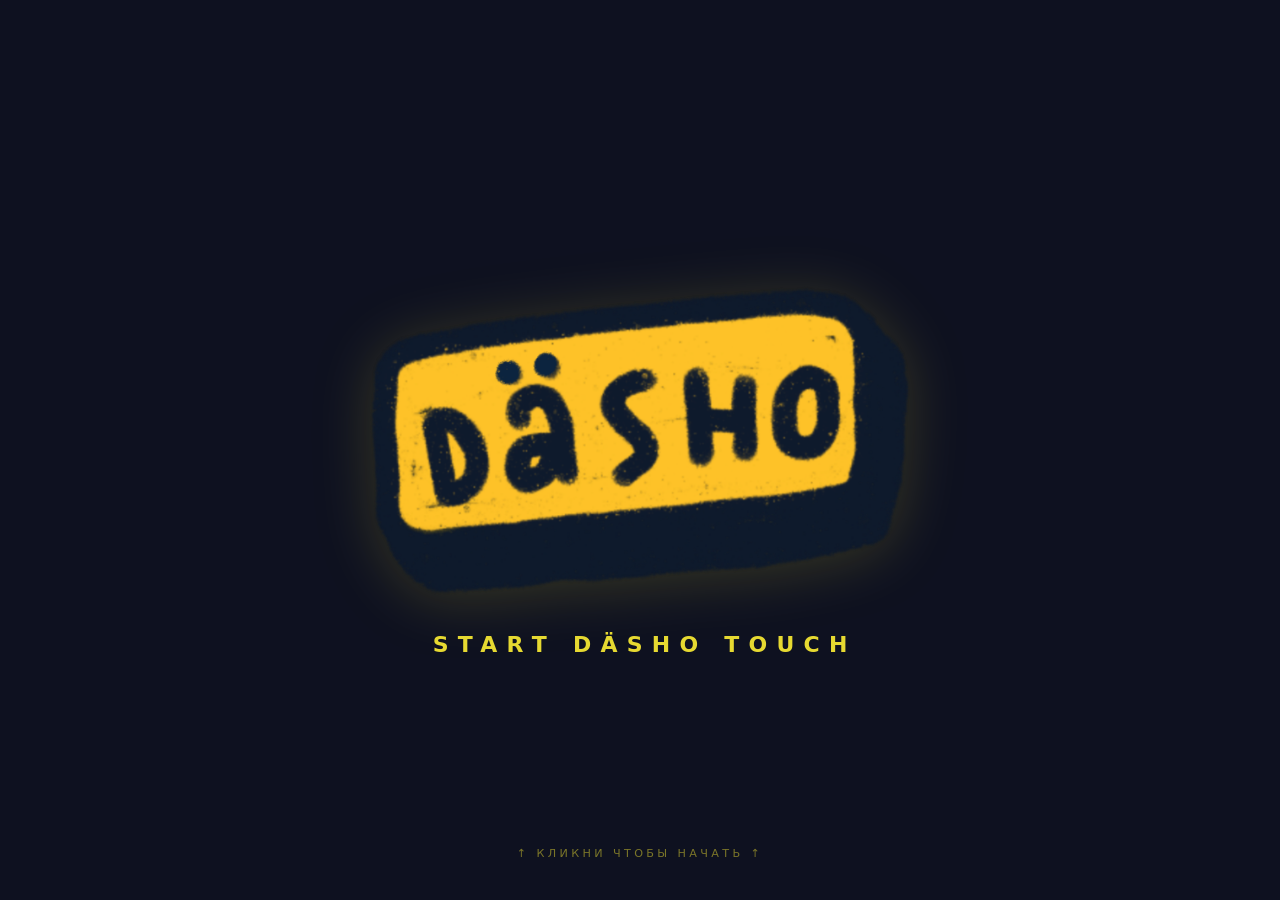
<file: index.html>
<!doctype html>
<html lang="ru">
  <head>
    <meta charset="utf-8" />
    <meta name="viewport" content="width=device-width, initial-scale=1, maximum-scale=1" />
    <title>DÄSHO app</title>
    <link rel="stylesheet" href="src/style.css?v=78" />
    <link rel="manifest" href="manifest.json" />
    <!-- Favicon — inline SVG, не требует отдельного файла -->
    <link rel="icon" type="image/svg+xml" href="data:image/svg+xml,%3Csvg xmlns='http://www.w3.org/2000/svg' viewBox='0 0 64 64'%3E%3Crect width='64' height='64' rx='12' fill='%230e1120'/%3E%3Ctext x='32' y='44' text-anchor='middle' font-family='ui-rounded,system-ui,sans-serif' font-size='34' font-weight='900' fill='%23ffd966'%3ED%3C/text%3E%3C/svg%3E" />
    <!-- Web app manifest для iPad/Android (mobile + apple — оба для совместимости) -->
    <meta name="mobile-web-app-capable" content="yes" />
    <meta name="apple-mobile-web-app-capable" content="yes" />
    <meta name="apple-mobile-web-app-status-bar-style" content="black-translucent" />
    <meta name="apple-mobile-web-app-title" content="DÄSHO" />
    <script type="importmap">
    {
      "imports": {
        "three": "https://cdn.jsdelivr.net/npm/three@0.165/build/three.module.js",
        "three/addons/": "https://cdn.jsdelivr.net/npm/three@0.165/examples/jsm/"
      }
    }
    </script>
  </head>
  <body>
    <!-- Заставка при старте: ~2 сек, потом плавно тает -->
    <div id="splash" aria-hidden="true">
      <img class="logo-img" src="dasho-logo.png" alt="DÄSHO"
           onerror="this.classList.add('fail')" />
      <div class="logo-fallback">DÄSHO</div>
      <div class="tagline">START DÄSHO TOUCH</div>
    </div>

    <!-- Финальный коллаж — рисуется поверх дотс-фона, под нодами -->
    <canvas id="stage"></canvas>

    <!-- Дотс-фон холста: SVG-pattern, масштабируется вместе со сценой -->
    <div id="dots-bg" aria-hidden="true"></div>

    <!-- Слой холста, по которому ездят ноды. Pan/zoom — на нём. -->
    <div id="dock">
      <svg id="wires" xmlns="http://www.w3.org/2000/svg"></svg>
      <!-- Сюда main.js монтирует все ноды -->
    </div>

    <!-- Верхняя панель — две группы (слева/справа) с равными промежутками -->
    <div class="header-left">
      <button id="palette-btn" type="button">+ Добавить ноду</button>
      <button id="templates-btn" type="button" title="Готовые шоу — стартовые сцены">📚 Шоу</button>
      <button id="cookbook-add-btn" type="button" title="Добавить текущий граф в твой Cookbook">📌</button>
      <button id="rec-btn" type="button" title="Запись финального видео в WebM">●REC</button>
      <button id="share-btn" type="button" title="Скопировать ссылку — отправь и шоу откроется у получателя">🔗 Поделиться</button>
      <div id="master-fade-wrap" title="Master Fade — всё в чёрный для перехода между шоу">
        <span class="lab">FADE</span>
        <input id="master-fade" type="range" min="0" max="1" step="0.01" value="0">
      </div>
      <button id="clear-all-btn" type="button">Очистить</button>
    </div>
    <div class="header-right">
      <a id="lang-btn" href="index_en.html" title="Switch to English">EN</a>
      <select id="fps-select" title="Целевой fps">
        <option value="auto">fps: авто</option>
        <option value="120">fps: 120</option>
        <option value="60">fps: 60</option>
        <option value="30">fps: 30</option>
      </select>
      <button id="fullscreen-btn" type="button" title="На весь экран">⛶</button>
    </div>
    <!-- Лого — самостоятельно, в самом правом верхнем углу -->
    <div id="brand" class="brand">DÄSHO</div>

    <!-- Палитра нод: появляется по клику. Содержимое формируется из palette.js -->
    <div id="palette" hidden></div>

    <!-- Тост: всплывающее уведомление снизу по центру -->
    <div id="toast"></div>

    <!-- Кнопка фидбека — левый нижний угол -->
    <button id="feedback-btn" type="button" title="Поделиться впечатлением — нашли баг или есть идея?">📝</button>

    <!-- ── ВИЗУАЛЬНЫЕ ЭЛЕМЕНТЫ ИЗ ПРОТОТИПА (без активной логики) ── -->

    <!-- Сцены — нижняя плашка 1-9 -->
    <div id="scene-bar" role="toolbar" aria-label="Сцены">
      <span class="lab">Сцены</span>
      <button class="slot" type="button" data-i="1">1<span class="slot-x" title="Очистить">×</span></button>
      <button class="slot" type="button" data-i="2">2<span class="slot-x" title="Очистить">×</span></button>
      <button class="slot" type="button" data-i="3">3<span class="slot-x" title="Очистить">×</span></button>
      <button class="slot" type="button" data-i="4">4<span class="slot-x" title="Очистить">×</span></button>
      <button class="slot" type="button" data-i="5">5<span class="slot-x" title="Очистить">×</span></button>
      <button class="slot" type="button" data-i="6">6<span class="slot-x" title="Очистить">×</span></button>
      <button class="slot" type="button" data-i="7">7<span class="slot-x" title="Очистить">×</span></button>
      <button class="slot" type="button" data-i="8">8<span class="slot-x" title="Очистить">×</span></button>
      <button class="slot" type="button" data-i="9">9<span class="slot-x" title="Очистить">×</span></button>
      <button class="slots-clear" type="button" title="Очистить все сцены">🗑</button>
    </div>

    <!-- History-bar (undo/redo/save) — пока визуал, кнопки disabled -->
    <div id="history-bar" aria-label="История">
      <button id="undo-btn" type="button" disabled title="Cmd+Z (скоро)">↶</button>
      <span class="pos" id="hist-pos">—</span>
      <button id="redo-btn" type="button" disabled title="Cmd+Shift+Z (скоро)">↷</button>
      <span class="sep"></span>
      <button id="save-btn" type="button" disabled title="Cmd+S (скоро)">💾</button>
      <span class="sep"></span>
      <button id="recover-btn" type="button" title="Восстановить последнее автосохранение" hidden>↩</button>
    </div>

    <!-- Подсказка по управлению -->
    <div id="hint">
      <span>колесо/2 пальца ↕ — масштаб · 2 пальца ←→ — сдвиг · drag по пустому — сдвиг</span>
    </div>

    <!-- Статус-бар: показывает активные ноды и FPS -->
    <div id="statusbar">
      <span id="status-fps">— fps</span>
      <span id="status-nodes">— нод</span>
      <span id="status-wires">— проводов</span>
      <span id="status-list"></span>
    </div>

    <!-- Vercel Analytics + Speed Insights — privacy-friendly, без cookies.
         Включается одной кнопкой в Vercel dashboard → Analytics → Enable. -->
    <script type="module" src="src/main.js?v=78"></script>
    <script>
      // Заставка: ждёт клика. Если 6 сек никто не нажал — закроется сама.
      (function () {
        const close = () => {
          const s = document.getElementById('splash');
          if (!s || s.classList.contains('fading')) return;
          s.classList.add('fading');
          setTimeout(() => s && s.remove(), 700);
        };
        window.addEventListener('load', () => {
          const s = document.getElementById('splash');
          if (!s) return;
          s.addEventListener('click', close);
          // Авто-fallback на случай если пользователь не нажал
          setTimeout(close, 6000);
        });
      })();
    </script>
  </body>
</html>
</file>
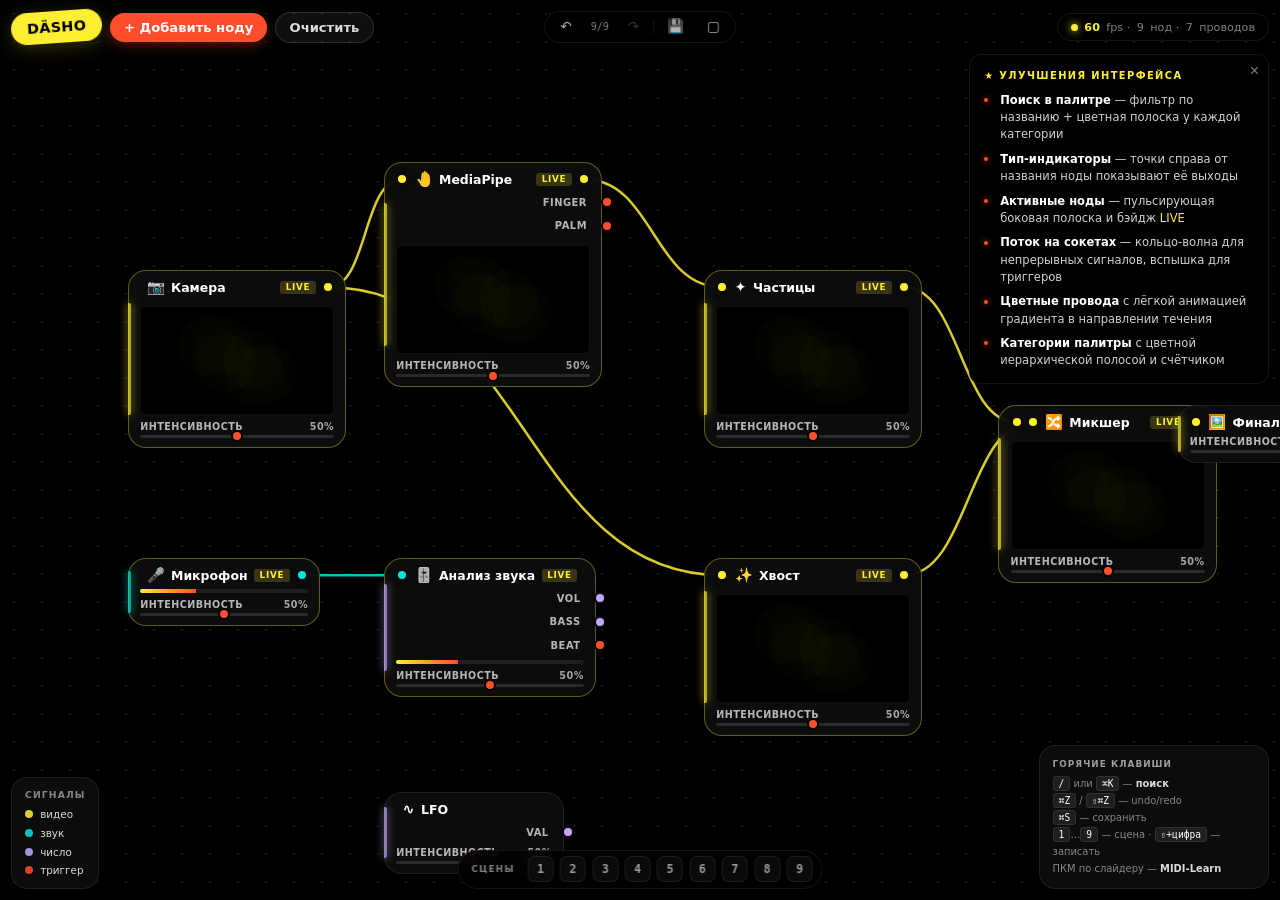
<file: improvements_v2.html>
<!doctype html>
<html lang="ru">
<head>
<meta charset="utf-8" />
<meta name="viewport" content="width=device-width,initial-scale=1" />
<title>DÄSHO — улучшения</title>
<style>
  /* ── База dasho ────────────────────────────────────────────── */
  * { box-sizing: border-box; margin: 0; padding: 0; }
  [hidden] { display: none !important; }
  :root{
    /* BBBANK — единственная палитра */
    --bg:#000000;
    --bg-2:#0e0e0e;
    --ink:#ffffff;
    --pink:#ff4d2e;     /* оранж-CTA */
    --green:#feef33;    /* video → жёлтый (зелёного нет в палитре) */
    --blue:#00e5d5;     /* audio → яркий горчичный (был тусклый #00e5d5) */
    --yellow:#feef33;   /* акцент */
    --lavender:#c4a8ff; /* number → яркий лавандовый (был приглушённый #c4a8ff) */
    --red:#ff4d2e;      /* trigger */
    --line:rgba(255,255,255,0.08);
    --muted:rgba(255,255,255,0.5);
  }
  html,body{height:100%;background:var(--bg);color:var(--ink);
    font-family:-apple-system,BlinkMacSystemFont,'SF Pro Display',system-ui,sans-serif;
    overflow:hidden;user-select:none;-webkit-user-select:none}

  /* Дотс-фон */
  #bg{position:fixed;inset:0;z-index:0;pointer-events:none;
    background-image:radial-gradient(circle, rgba(254,239,51,.10) 4%, transparent 5.5%);
    background-size:28px 28px}

  /* ── Тулбар ─────────────────────────────────────────────────── */
  .toolbar{position:fixed;top:.7rem;left:.7rem;right:.7rem;z-index:50;
    display:flex;align-items:center;gap:.5rem;pointer-events:none}
  .toolbar > *{pointer-events:auto}
  .brand{display:flex;align-items:center;gap:.5rem;padding:.5rem 1rem;
    background:var(--yellow);color:#000000;border-radius:999px;
    font-family:ui-rounded,system-ui,sans-serif;font-weight:900;letter-spacing:.02em;
    transform:rotate(-4deg);transform-origin:center;
    box-shadow:0 4px 18px rgba(254,239,51,.2);font-size:.9rem}
  button.tb{font-family:inherit;font-size:.82rem;font-weight:600;
    padding:.45rem .85rem;border:none;border-radius:999px;background:var(--pink);
    color:white;cursor:pointer;box-shadow:0 4px 12px rgba(255,77,46,.3);
    transition:transform .1s,background .2s}
  button.tb:hover{background:#ff6c4a;transform:translateY(-1px)}
  button.tb.ghost{background:rgba(255,255,255,.06);color:rgba(255,255,255,.85);
    border:1px solid rgba(255,255,255,.12);box-shadow:none}
  button.tb.ghost:hover{background:rgba(255,77,46,.4)}
  .toolbar .spacer{flex:1}
  .pill{display:flex;align-items:center;gap:.4rem;font-size:.7rem;
    color:var(--muted);background:rgba(0,0,0,.7);backdrop-filter:blur(10px);
    padding:.4rem .8rem;border-radius:999px;border:1px solid var(--line);
    font-variant-numeric:tabular-nums}
  .pill .dot{width:7px;height:7px;border-radius:50%;background:var(--green);
    box-shadow:0 0 8px var(--green)}
  .pill b{color:var(--green);font-weight:700}

  /* ── Палитра ───────────────────────────────────────────────── */
  #palette{position:fixed;top:3.4rem;left:.7rem;z-index:40;width:260px;
    background:rgba(0,0,0,.94);backdrop-filter:blur(20px);
    border:1px solid var(--line);border-radius:14px;padding:.6rem;
    max-height:calc(100vh - 5rem);display:flex;flex-direction:column;gap:.5rem;
    box-shadow:0 20px 60px rgba(0,0,0,.5)}
  .search{position:relative}
  .search input{width:100%;background:rgba(0,0,0,.35);border:1px solid var(--line);
    border-radius:8px;color:var(--ink);padding:.5rem .65rem .5rem 1.9rem;
    font-family:inherit;font-size:.78rem;outline:none;transition:border-color .15s}
  .search input:focus{border-color:var(--pink)}
  .search::before{content:'⌕';position:absolute;left:.65rem;top:50%;
    transform:translateY(-50%);font-size:.85rem;color:var(--muted);pointer-events:none}
  .search kbd{position:absolute;right:.55rem;top:50%;transform:translateY(-50%);
    font-size:.6rem;font-family:ui-monospace,monospace;color:var(--muted);
    background:rgba(255,255,255,.06);border:1px solid var(--line);
    padding:.05rem .3rem;border-radius:4px}

  .pal-scroll{overflow-y:auto;max-height:calc(100vh - 9rem);padding-right:.15rem;
    display:flex;flex-direction:column;gap:.35rem}
  .pal-scroll::-webkit-scrollbar{width:6px}
  .pal-scroll::-webkit-scrollbar-thumb{background:rgba(255,255,255,.1);border-radius:3px}

  .cat{position:relative;padding-left:.55rem}
  .cat::before{content:'';position:absolute;left:0;top:.45rem;bottom:.2rem;
    width:3px;border-radius:2px;background:var(--cat-color,var(--pink));opacity:.85}
  .cat-title{display:flex;align-items:center;gap:.45rem;font-size:.62rem;
    text-transform:uppercase;letter-spacing:.12em;font-weight:700;
    color:var(--cat-color);margin:.2rem 0 .25rem;padding-left:.15rem}
  .cat-title .count{margin-left:auto;color:var(--muted);font-weight:500;
    font-variant-numeric:tabular-nums;letter-spacing:.04em}
  .pal-item{display:flex;align-items:center;gap:.5rem;width:100%;
    background:rgba(255,255,255,.03);color:white;border:1px solid transparent;
    border-radius:7px;padding:.4rem .55rem;cursor:pointer;font-size:.76rem;
    font-family:inherit;font-weight:500;transition:background .12s,border-color .12s;
    text-align:left}
  .pal-item:hover{background:rgba(255,77,46,.18);border-color:rgba(255,77,46,.35)}
  .pal-item.dragging{opacity:.4}
  .pal-item .ico{font-size:.95rem;width:18px;text-align:center;flex-shrink:0}
  .pal-item .nm{flex:1;overflow:hidden;text-overflow:ellipsis;white-space:nowrap}
  .pal-item .out-types{display:flex;gap:3px;flex-shrink:0}
  .pal-item .out-types span{width:7px;height:7px;border-radius:50%;
    box-shadow:0 0 0 1px rgba(0,0,0,.5)}
  .pal-item mark{background:rgba(254,239,51,.3);color:var(--yellow);
    border-radius:2px;padding:0 1px}
  .pal-empty{padding:2rem .5rem;text-align:center;color:var(--muted);font-size:.75rem}
  .pal-empty kbd{font-family:ui-monospace,monospace;background:rgba(255,255,255,.08);
    padding:1px 5px;border-radius:3px;border:1px solid var(--line);font-size:.65rem}

  /* ── Холст и ноды ───────────────────────────────────────────── */
  #dock{position:fixed;inset:0;z-index:5;pointer-events:none}
  #wires{position:absolute;inset:0;width:100%;height:100%;pointer-events:none;
    overflow:visible}
  #wires path{pointer-events:stroke}

  .node{position:absolute;pointer-events:auto;background:rgba(14,14,14,.92);
    backdrop-filter:blur(12px);border-radius:18px;border:1px solid var(--line);
    padding:.55rem .7rem;min-width:180px;max-width:220px;font-size:.7rem;
    transition:box-shadow .15s,border-color .15s,transform .15s;z-index:2}
  /* Цветная полоска слева — по основному выходу/категории */
  .node::before{content:'';position:absolute;left:-1px;top:18%;bottom:18%;
    width:3px;border-radius:0 2px 2px 0;background:var(--node-accent,var(--pink));
    box-shadow:0 0 8px var(--node-accent,var(--pink));opacity:.7}
  .node.active{border-color:rgba(254,239,51,.35)}
  .node.active::before{animation:pulse 1.6s ease-in-out infinite}
  @keyframes pulse{0%,100%{opacity:.5;box-shadow:0 0 4px var(--node-accent)}
    50%{opacity:1;box-shadow:0 0 14px var(--node-accent)}}
  .node.dragging{box-shadow:0 14px 36px rgba(0,0,0,.55);
    border-color:rgba(255,77,46,.4);z-index:10;cursor:grabbing}

  .nh{display:flex;align-items:center;gap:.4rem;font-weight:600;font-size:.78rem;
    cursor:grab}
  .nh .ic{font-size:.9rem;line-height:1}
  .nh .nm{flex:1;overflow:hidden;text-overflow:ellipsis;white-space:nowrap}
  .nh .live{font-size:.55rem;text-transform:uppercase;letter-spacing:.08em;
    padding:.08rem .35rem;border-radius:3px;background:rgba(254,239,51,.18);
    color:var(--green);font-weight:700;display:none}
  .node.active .nh .live{display:inline-block}
  .nh-socks{display:inline-flex;align-items:center;gap:4px}

  .nb{margin-top:.4rem;display:flex;flex-direction:column;gap:.35rem}

  /* Сокеты */
  .sock{width:12px;height:12px;border:2px solid rgba(0,0,0,.95);
    border-radius:50%;cursor:crosshair;flex-shrink:0;position:relative;
    transition:transform .12s;box-shadow:0 0 6px rgba(0,0,0,.4)}
  .sock:hover{transform:scale(1.3);box-shadow:0 0 0 5px rgba(255,255,255,.18)}
  .sock[data-t="video"]{background:var(--green)}
  .sock[data-t="audio"]{background:var(--blue)}
  .sock[data-t="number"]{background:var(--lavender)}
  .sock[data-t="trigger"]{background:var(--red)}

  /* Активность сокета: пульс при потоке */
  .sock.flow::after{content:'';position:absolute;inset:-3px;border-radius:50%;
    border:2px solid currentColor;opacity:0;animation:ring 1s ease-out infinite}
  .sock.flow[data-t="video"]{color:var(--green)}
  .sock.flow[data-t="audio"]{color:var(--blue)}
  .sock.flow[data-t="number"]{color:var(--lavender)}
  .sock.flow[data-t="trigger"]{color:var(--red)}
  @keyframes ring{0%{opacity:.7;transform:scale(.8)}100%{opacity:0;transform:scale(2)}}

  /* Триггер — мгновенная вспышка */
  .sock.fire{animation:fire .35s ease-out}
  @keyframes fire{0%{transform:scale(2.2);box-shadow:0 0 0 10px rgba(255,77,46,.4)}
    100%{transform:scale(1);box-shadow:0 0 6px rgba(0,0,0,.4)}}

  .row{display:flex;align-items:center;gap:.4rem;font-size:.66rem;min-height:18px;
    position:relative}
  .row.out{justify-content:flex-end;text-align:right}
  .row .lab{text-transform:uppercase;letter-spacing:.05em;opacity:.7;
    font-weight:600;font-size:.62rem}
  .row .sock{position:absolute;top:50%;transform:translateY(-50%)}
  .row.in .sock{left:-1.4rem}
  .row.out .sock{right:-1.4rem}
  .row.in{padding-left:.2rem}
  .row.out{padding-right:.2rem}

  /* Параметр */
  .param{display:flex;flex-direction:column;gap:.2rem}
  .param-head{display:flex;justify-content:space-between;font-size:.6rem;
    text-transform:uppercase;letter-spacing:.05em;opacity:.7;font-weight:600}
  .param-val{color:rgba(255,255,255,.9);font-variant-numeric:tabular-nums}
  .param input[type=range]{-webkit-appearance:none;width:100%;height:3px;
    background:rgba(255,255,255,.12);border-radius:2px;outline:none;cursor:pointer}
  .param input[type=range]::-webkit-slider-thumb{-webkit-appearance:none;
    width:12px;height:12px;background:var(--pink);border-radius:50%;cursor:pointer;
    border:2px solid rgba(0,0,0,1)}
  .meter{height:4px;background:rgba(255,255,255,.08);border-radius:2px;overflow:hidden}
  .meter > div{height:100%;background:linear-gradient(90deg,var(--green),var(--pink));
    width:0%;transition:width .08s linear}

  /* Превью-canvas внутри ноды */
  .preview{margin-top:.3rem;background:#000;border-radius:6px;overflow:hidden;
    border:1px solid rgba(255,255,255,.06);aspect-ratio:16/9;
    display:flex;align-items:center;justify-content:center;color:rgba(255,255,255,.3);
    font-size:.6rem;text-transform:uppercase;letter-spacing:.1em;position:relative}
  .preview canvas{width:100%;height:100%;display:block}

  /* ── Легенда ──────────────────────────────────────────────── */
  #legend{position:fixed;bottom:.7rem;left:.7rem;z-index:40;
    background:rgba(14,14,14,.9);backdrop-filter:blur(10px);
    border:1px solid var(--line);border-radius:16px;padding:.65rem .8rem;
    font-size:.65rem;display:flex;flex-direction:column;gap:.3rem;
    max-width:230px}
  #legend .ttl{font-size:.58rem;text-transform:uppercase;letter-spacing:.12em;
    opacity:.5;font-weight:700;margin-bottom:.15rem}
  #legend .row{display:flex;align-items:center;gap:.45rem;font-size:.65rem;
    opacity:.85;min-height:14px;position:static;padding:0}
  #legend .dot{width:8px;height:8px;border-radius:50%;flex-shrink:0;
    box-shadow:0 0 0 1px rgba(0,0,0,.5)}
  #legend .dot.video{background:var(--green)}
  #legend .dot.audio{background:var(--blue)}
  #legend .dot.number{background:var(--lavender)}
  #legend .dot.trigger{background:var(--red)}

  /* ── Хинт что нового ──────────────────────────────────────── */
  #notes{position:fixed;top:3.4rem;right:.7rem;z-index:40;width:300px;
    background:rgba(0,0,0,.92);backdrop-filter:blur(20px);
    border:1px solid var(--line);border-radius:12px;padding:.85rem .9rem;
    font-size:.72rem;line-height:1.5}
  #notes h3{font-size:.62rem;text-transform:uppercase;letter-spacing:.14em;
    color:var(--yellow);margin-bottom:.5rem;font-weight:700}
  #notes ul{list-style:none;display:flex;flex-direction:column;gap:.45rem}
  #notes li{padding-left:1rem;position:relative;color:rgba(255,255,255,.82)}
  #notes li::before{content:'';position:absolute;left:0;top:.55em;
    width:4px;height:4px;border-radius:50%;background:var(--pink);
    box-shadow:0 0 6px var(--pink)}
  #notes li b{color:white;font-weight:600}
  #notes .close{position:absolute;top:.5rem;right:.55rem;background:none;
    border:none;color:var(--muted);cursor:pointer;font-size:1rem;line-height:1}
  #notes .close:hover{color:white}
  #notes.hidden{display:none}
  #notes-btn{position:fixed;top:.7rem;right:.7rem;z-index:50;
    background:rgba(254,239,51,.18);color:var(--yellow);border:1px solid rgba(254,239,51,.3);
    border-radius:999px;padding:.45rem .85rem;font-size:.72rem;font-weight:600;
    cursor:pointer;font-family:inherit;display:none}
  #notes-btn:hover{background:rgba(254,239,51,.28)}

  /* ── Тосты ──────────────────────────────────────────────── */
  #toast{position:fixed;bottom:5rem;left:50%;transform:translateX(-50%);z-index:60;
    background:rgba(255,77,46,.95);color:white;padding:.6rem 1.1rem;
    border-radius:999px;font-size:.78rem;font-weight:600;box-shadow:0 6px 28px rgba(255,77,46,.4);
    pointer-events:none;opacity:0;transition:opacity .25s,transform .25s}
  #toast.show{opacity:1;transform:translate(-50%,-8px)}

  /* ── v2: история, slots, рамки ──────────────────────────────── */
  #scene-bar{position:fixed;bottom:.7rem;left:50%;transform:translateX(-50%);
    z-index:45;display:flex;align-items:center;gap:.4rem;
    background:rgba(0,0,0,.85);backdrop-filter:blur(10px);
    border:1px solid var(--line);border-radius:999px;padding:.35rem .55rem}
  #scene-bar .lab{font-size:.55rem;text-transform:uppercase;letter-spacing:.14em;
    opacity:.5;font-weight:700;padding:0 .4rem 0 .25rem}
  .slot{width:26px;height:26px;border-radius:7px;background:rgba(255,255,255,.04);
    border:1px solid var(--line);color:rgba(255,255,255,.6);
    font-family:ui-monospace,monospace;font-size:.72rem;font-weight:700;
    display:flex;align-items:center;justify-content:center;cursor:pointer;
    transition:background .12s,color .12s,border-color .12s,transform .1s;position:relative}
  .slot:hover{background:rgba(255,77,46,.18);color:white;border-color:rgba(255,77,46,.35)}
  .slot.filled{background:rgba(254,239,51,.14);color:var(--yellow);
    border-color:rgba(254,239,51,.4)}
  .slot.active{background:var(--yellow);color:#000000;border-color:var(--yellow);
    transform:translateY(-2px);box-shadow:0 4px 14px rgba(254,239,51,.45)}
  #history-bar{position:fixed;top:.7rem;left:50%;transform:translateX(-50%);z-index:45;
    display:flex;align-items:center;gap:.3rem;
    background:rgba(0,0,0,.7);backdrop-filter:blur(10px);
    border:1px solid var(--line);border-radius:999px;padding:.25rem .4rem}
  #history-bar button{background:transparent;border:none;color:rgba(255,255,255,.7);
    font-size:.85rem;cursor:pointer;padding:.25rem .55rem;border-radius:999px;
    font-family:inherit;line-height:1;transition:background .12s,color .12s}
  #history-bar button:hover:not(:disabled){background:rgba(255,77,46,.25);color:white}
  #history-bar button:disabled{opacity:.3;cursor:default}
  #history-bar .sep{width:1px;height:14px;background:var(--line)}
  #history-bar .pos{font-size:.62rem;color:var(--muted);font-variant-numeric:tabular-nums;
    padding:0 .35rem;font-family:ui-monospace,monospace}

  /* MIDI-Learn — клик правой по слайдеру */
  .param-head .midi-badge{font-family:ui-monospace,monospace;font-size:.55rem;
    background:rgba(196,168,255,.2);color:var(--blue);
    border:1px solid rgba(196,168,255,.45);padding:0 .3rem;border-radius:3px;
    margin-left:.3rem;cursor:pointer;font-weight:700}
  .param-head .midi-badge.learning{background:var(--pink);color:white;
    border-color:var(--pink);animation:learn 1s ease-in-out infinite}
  @keyframes learn{0%,100%{box-shadow:0 0 0 0 rgba(255,77,46,.5)}
    50%{box-shadow:0 0 0 5px rgba(255,77,46,0)}}

  /* Комментарии-рамки на холсте */
  .frame{position:absolute;border:2px dashed rgba(255,255,255,.18);
    border-radius:14px;background:rgba(255,255,255,.015);pointer-events:auto;
    z-index:1;transition:border-color .15s,background .15s}
  .frame:hover{border-color:rgba(254,239,51,.5);background:rgba(254,239,51,.04)}
  .frame.dragging{border-style:solid;border-color:var(--yellow);background:rgba(254,239,51,.06)}
  .frame .ftitle{position:absolute;top:-.85rem;left:1rem;
    background:rgba(0,0,0,.95);border:1px solid var(--line);border-radius:6px;
    padding:.18rem .55rem;font-size:.68rem;font-weight:600;color:var(--yellow);
    cursor:grab;font-family:inherit;outline:none;min-width:60px;
    text-transform:uppercase;letter-spacing:.06em}
  .frame .ftitle:focus{border-color:var(--yellow);background:rgba(0,0,0,1)}
  .frame .fclose{position:absolute;top:-.65rem;right:.5rem;width:18px;height:18px;
    border-radius:50%;background:rgba(0,0,0,.95);border:1px solid var(--line);
    color:rgba(255,255,255,.5);font-size:.7rem;line-height:1;cursor:pointer;
    display:flex;align-items:center;justify-content:center;font-family:inherit}
  .frame .fclose:hover{color:var(--red);border-color:var(--red)}
  .frame .fresize{position:absolute;right:0;bottom:0;width:18px;height:18px;
    cursor:nwse-resize;background:linear-gradient(135deg,transparent 50%,rgba(254,239,51,.4) 50%);
    border-bottom-right-radius:14px}

  /* Подсказка хоткеев */
  #hotkeys{position:fixed;bottom:.7rem;right:.7rem;z-index:40;
    background:rgba(14,14,14,.9);backdrop-filter:blur(10px);
    border:1px solid var(--line);border-radius:16px;padding:.65rem .8rem;
    font-size:.62rem;color:var(--muted);max-width:230px;line-height:1.7}
  #hotkeys b{color:rgba(255,255,255,.85);font-weight:600}
  #hotkeys kbd{font-family:ui-monospace,monospace;background:rgba(255,255,255,.08);
    padding:1px 5px;border-radius:3px;border:1px solid var(--line);font-size:.6rem;
    color:var(--ink)}
  #hotkeys .ttl{font-size:.55rem;text-transform:uppercase;letter-spacing:.12em;
    opacity:.6;font-weight:700;margin-bottom:.3rem;color:var(--ink)}
</style>
</head>
<body>

<div id="bg"></div>

<!-- Тулбар -->
<div class="toolbar">
  <div class="brand">DÄSHO</div>
  <button class="tb" id="add-btn">+ Добавить ноду</button>
  <button class="tb ghost" id="clear-btn">Очистить</button>
  <div class="spacer"></div>
  <div class="pill"><span class="dot"></span><b id="fps">60</b> fps · <span id="ncount">0</span> нод · <span id="wcount">0</span> проводов</div>
</div>

<!-- Палитра с поиском и цветной иерархией -->
<div id="palette" hidden>
  <div class="search">
    <input id="palette-search" type="text" placeholder="Поиск ноды…" autocomplete="off" spellcheck="false" />
    <kbd>Esc</kbd>
  </div>
  <div class="pal-scroll" id="pal-scroll"></div>
</div>

<!-- Холст -->
<div id="dock">
  <svg id="wires"></svg>
</div>

<!-- Легенда типов сигналов -->
<div id="legend">
  <div class="ttl">Сигналы</div>
  <div class="row"><span class="dot video"></span>видео</div>
  <div class="row"><span class="dot audio"></span>звук</div>
  <div class="row"><span class="dot number"></span>число</div>
  <div class="row"><span class="dot trigger"></span>триггер</div>
</div>

<!-- Что нового -->
<button id="notes-btn">✦ что нового</button>
<div id="notes">
  <button class="close" id="notes-close">×</button>
  <h3>★ Улучшения интерфейса</h3>
  <ul>
    <li><b>Поиск в палитре</b> — фильтр по названию + цветная полоска у каждой категории</li>
    <li><b>Тип-индикаторы</b> — точки справа от названия ноды показывают её выходы</li>
    <li><b>Активные ноды</b> — пульсирующая боковая полоска и бэйдж <span style="color:#feef33">LIVE</span></li>
    <li><b>Поток на сокетах</b> — кольцо-волна для непрерывных сигналов, вспышка для триггеров</li>
    <li><b>Цветные провода</b> с лёгкой анимацией градиента в направлении течения</li>
    <li><b>Категории палитры</b> с цветной иерархической полосой и счётчиком</li>
  </ul>
</div>

<div id="toast"></div>

<!-- v2: история (Undo/Redo) -->
<div id="history-bar">
  <button id="undo-btn" title="Отменить (Cmd/Ctrl+Z)">↶</button>
  <span class="pos" id="hist-pos">0/0</span>
  <button id="redo-btn" title="Повторить (Cmd/Ctrl+Shift+Z)">↷</button>
  <span class="sep"></span>
  <button id="save-btn" title="Сохранить в браузер (Cmd/Ctrl+S)">💾</button>
  <button id="frame-btn" title="Добавить рамку-комментарий">▢</button>
</div>

<!-- v2: snapshot-слоты сцен -->
<div id="scene-bar">
  <span class="lab">Сцены</span>
  <button class="slot" data-i="1">1</button>
  <button class="slot" data-i="2">2</button>
  <button class="slot" data-i="3">3</button>
  <button class="slot" data-i="4">4</button>
  <button class="slot" data-i="5">5</button>
  <button class="slot" data-i="6">6</button>
  <button class="slot" data-i="7">7</button>
  <button class="slot" data-i="8">8</button>
  <button class="slot" data-i="9">9</button>
</div>

<!-- v2: хоткеи -->
<div id="hotkeys">
  <div class="ttl">Горячие клавиши</div>
  <div><kbd>/</kbd> или <kbd>⌘K</kbd> — <b>поиск</b></div>
  <div><kbd>⌘Z</kbd> / <kbd>⇧⌘Z</kbd> — undo/redo</div>
  <div><kbd>⌘S</kbd> — сохранить</div>
  <div><kbd>1</kbd>…<kbd>9</kbd> — сцена · <kbd>⇧+цифра</kbd> — записать</div>
  <div>ПКМ по слайдеру — <b>MIDI-Learn</b></div>
</div>

<script>
/* ────────────────────────────────────────────────────────────────────
   Демо-граф dasho — упрощённая, но работающая логика, чтобы показать
   улучшения «вживую». 5 типов нод, 4 типа сигналов.
   ──────────────────────────────────────────────────────────────────── */

const TYPE_COLOR = {video:'#feef33',audio:'#00e5d5',number:'#c4a8ff',trigger:'#ff4d2e'};
const CAT_COLOR  = {sources:'#feef33',analysis:'#00e5d5',effects:'#ff4d2e',routing:'#c4a8ff',output:'#feef33'};
const CAT_LABEL  = {sources:'Источники',analysis:'Анализ',effects:'Эффекты',routing:'Маршрут',output:'Выход'};
const CAT_ORDER  = ['sources','analysis','effects','routing','output'];

// Реестр типов нод (повторяет реальный набор, ужатый)
const TYPES = [
  {key:'Camera',     icon:'📷', title:'Камера',          cat:'sources',  outs:[{n:'video',t:'video'}]},
  {key:'Microphone', icon:'🎤', title:'Микрофон',        cat:'sources',  outs:[{n:'audio',t:'audio'}]},
  {key:'AudioFile',  icon:'🎵', title:'Звук-файл',       cat:'sources',  outs:[{n:'audio',t:'audio'}]},
  {key:'VideoFile',  icon:'🎬', title:'Видео-файл',      cat:'sources',  outs:[{n:'video',t:'video'},{n:'audio',t:'audio'}]},
  {key:'VideoLink',  icon:'🔗', title:'Видео по ссылке', cat:'sources',  outs:[{n:'video',t:'video'}]},
  {key:'Screen',     icon:'🖥️', title:'Захват экрана',   cat:'sources',  outs:[{n:'video',t:'video'}]},
  {key:'Text',       icon:'🔤', title:'Текст',           cat:'sources',  outs:[{n:'video',t:'video'}]},
  {key:'Svg',        icon:'🖼️', title:'SVG-картинка',    cat:'sources',  outs:[{n:'video',t:'video'}]},
  {key:'Gradient',   icon:'🌈', title:'Градиент',        cat:'sources',  outs:[{n:'video',t:'video'}]},
  {key:'Noise',      icon:'🌫️', title:'Шум',             cat:'sources',  outs:[{n:'video',t:'video'}]},
  {key:'Shader',     icon:'🌀', title:'Шейдер',          cat:'sources',  outs:[{n:'video',t:'video'}]},
  {key:'Midi',       icon:'🎹', title:'MIDI вход',       cat:'sources',  outs:[{n:'note',t:'trigger'},{n:'cc',t:'number'}]},
  {key:'AudioAnal',  icon:'🎚️', title:'Анализ звука',    cat:'analysis', outs:[{n:'vol',t:'number'},{n:'bass',t:'number'},{n:'beat',t:'trigger'}]},
  {key:'MediaPipe',  icon:'🤚', title:'MediaPipe',       cat:'analysis', outs:[{n:'video',t:'video'},{n:'finger',t:'trigger'},{n:'palm',t:'trigger'}]},
  {key:'LFO',        icon:'∿',  title:'LFO',             cat:'analysis', outs:[{n:'val',t:'number'}]},
  {key:'Metronome',  icon:'⏱️', title:'Метроном',        cat:'analysis', outs:[{n:'tick',t:'trigger'}]},
  {key:'Trail',      icon:'✨', title:'Хвост',          cat:'effects',  outs:[{n:'video',t:'video'}]},
  {key:'Glitch',     icon:'⚡', title:'Глитч',           cat:'effects',  outs:[{n:'video',t:'video'}]},
  {key:'Bubbles',    icon:'💬', title:'Бабблы',          cat:'effects',  outs:[{n:'video',t:'video'}]},
  {key:'Particles',  icon:'✦',  title:'Частицы',         cat:'effects',  outs:[{n:'video',t:'video'}]},
  {key:'Brush',      icon:'🖌️', title:'Рисование пальцем', cat:'effects', outs:[{n:'video',t:'video'}]},
  {key:'Mix',        icon:'🔀', title:'Микшер',          cat:'routing',  outs:[{n:'video',t:'video'}]},
  {key:'Mapper',     icon:'🗺️', title:'Маппер',          cat:'routing',  outs:[{n:'video',t:'video'}]},
  {key:'Final',      icon:'🖼️', title:'Финальный коллаж', cat:'output', outs:[]},
  {key:'Projector',  icon:'📽️', title:'Проектор',        cat:'output',  outs:[]},
];

// ── Палитра с поиском ─────────────────────────────────────────────
const palEl = document.getElementById('palette');
const palBtn = document.getElementById('add-btn');
const palSearch = document.getElementById('palette-search');
const palScroll = document.getElementById('pal-scroll');

function renderPalette(query=''){
  const q = query.trim().toLowerCase();
  palScroll.innerHTML='';
  let total = 0;
  for (const cat of CAT_ORDER){
    const items = TYPES.filter(t => t.cat===cat &&
      (!q || t.title.toLowerCase().includes(q) || t.key.toLowerCase().includes(q)));
    if (!items.length) continue;
    total += items.length;
    const wrap = document.createElement('div');
    wrap.className='cat';
    wrap.style.setProperty('--cat-color', CAT_COLOR[cat]);
    const ttl = document.createElement('div');
    ttl.className='cat-title';
    ttl.innerHTML = `<span>${CAT_LABEL[cat]}</span><span class="count">${items.length}</span>`;
    wrap.appendChild(ttl);
    for (const it of items){
      const btn = document.createElement('button');
      btn.className='pal-item';
      btn.type='button';
      const nm = q ? it.title.replace(new RegExp('('+q.replace(/[.*+?^${}()|[\]\\]/g,'\\$&')+')','ig'),'<mark>$1</mark>') : it.title;
      const types = it.outs.map(o=>`<span style="background:${TYPE_COLOR[o.t]}"></span>`).join('');
      btn.innerHTML = `<span class="ico">${it.icon}</span><span class="nm">${nm}</span><span class="out-types">${types}</span>`;
      btn.addEventListener('click', ()=>{ spawnNode(it.key); palEl.hidden=true; palSearch.value=''; renderPalette(); });
      wrap.appendChild(btn);
    }
    palScroll.appendChild(wrap);
  }
  if (!total){
    palScroll.innerHTML = `<div class="pal-empty">Ничего не нашлось.<br>Попробуй <kbd>cam</kbd>, <kbd>звук</kbd>, <kbd>part</kbd>.</div>`;
  }
}
renderPalette();

palBtn.addEventListener('click', e=>{
  e.stopPropagation();
  palEl.hidden = !palEl.hidden;
  if (!palEl.hidden){ setTimeout(()=>palSearch.focus(),0); }
});
document.addEventListener('click', e=>{
  if (palEl.hidden) return;
  if (e.target.closest('#palette') || e.target.closest('#add-btn')) return;
  palEl.hidden = true;
});
palSearch.addEventListener('input', ()=>renderPalette(palSearch.value));
palSearch.addEventListener('keydown', e=>{
  if (e.key==='Escape'){ palEl.hidden=true; palSearch.value=''; renderPalette(); }
  if (e.key==='Enter'){
    const first = palScroll.querySelector('.pal-item');
    if (first){ first.click(); }
  }
});
window.addEventListener('keydown', e=>{
  if ((e.key==='/' || (e.key==='k' && (e.metaKey||e.ctrlKey))) && !e.target.closest('input,textarea')){
    e.preventDefault();
    palEl.hidden=false;
    setTimeout(()=>palSearch.focus(),0);
  }
});

// ── Граф ──────────────────────────────────────────────────────────
const dock = document.getElementById('dock');
const svg = document.getElementById('wires');
const nodes = new Map(); // id→Node
const wires = new Map(); // id→{from,to,fromName,toName,t,el,grad}
let nextId = 1;
let nextW  = 1;

function typeOf(key){ return TYPES.find(t=>t.key===key); }

class Node{
  constructor(key, x, y, opts={}){
    this.id = 'n'+(nextId++);
    this.def = typeOf(key);
    this.x=x; this.y=y;
    this.opts = opts;
    this.params = {opacity:1, size:0.5};
    this.values = {}; // out signals
    this.flow = {};   // out → bool (something flowing)
    this.fire = {};   // out → trigger fired this tick
    this.active = false; // нода «работает»
    this.build();
  }
  build(){
    const el = document.createElement('div');
    el.className='node';
    el.style.left=this.x+'px'; el.style.top=this.y+'px';
    // Цвет акцента — по основному выходу либо по категории
    const mainOut = this.def.outs[0];
    el.style.setProperty('--node-accent', mainOut ? TYPE_COLOR[mainOut.t] : CAT_COLOR[this.def.cat]);

    // Header
    const hdr = document.createElement('div');
    hdr.className='nh';
    const inSocks  = document.createElement('span'); inSocks.className='nh-socks in';
    const outSocks = document.createElement('span'); outSocks.className='nh-socks out';
    hdr.innerHTML = `<span class="ic">${this.def.icon}</span><span class="nm">${this.def.title}</span><span class="live">live</span>`;
    hdr.prepend(inSocks);
    hdr.appendChild(outSocks);
    el.appendChild(hdr);

    // Body
    const body = document.createElement('div');
    body.className='nb';
    el.appendChild(body);

    // Inputs (mini set)
    this.inputs = [];
    if (this.def.cat==='effects' || this.def.cat==='routing' || this.def.cat==='output' || this.def.key==='AudioAnal' || this.def.key==='MediaPipe'){
      // Дать 1-2 типизированных входа
      const ins = (this.def.key==='AudioAnal')   ? [{n:'audio',t:'audio'}]
                : (this.def.key==='MediaPipe')   ? [{n:'video',t:'video'}]
                : (this.def.key==='Final' || this.def.key==='Projector') ? [{n:'video',t:'video'}]
                : (this.def.key==='Mix') ? [{n:'A',t:'video'},{n:'B',t:'video'}]
                : [{n:'video',t:'video'}];
      this.inputs = ins;
      for (const i of ins){
        if (i.t==='video' || i.t==='audio'){
          // в шапку
          const s = mkSock(i.t, i.n, true);
          inSocks.appendChild(s);
        } else {
          const r = document.createElement('div');
          r.className='row in';
          r.innerHTML = `<span class="lab">${i.n}</span>`;
          r.prepend(mkSock(i.t,i.n,true));
          body.appendChild(r);
        }
      }
    }

    // Outputs
    for (const o of this.def.outs){
      if (o.t==='video' || o.t==='audio'){
        outSocks.appendChild(mkSock(o.t,o.n,false));
      } else {
        const r = document.createElement('div');
        r.className='row out';
        r.innerHTML = `<span class="lab">${o.n}</span>`;
        r.appendChild(mkSock(o.t,o.n,false));
        body.appendChild(r);
      }
    }

    // Параметр + метр для аудио, превью для видео-источников
    if (this.def.outs.some(o=>o.t==='video')){
      const prev = document.createElement('div');
      prev.className='preview';
      const c = document.createElement('canvas');
      c.width=192; c.height=108;
      prev.appendChild(c);
      body.appendChild(prev);
      this.previewCanvas = c;
      this.previewCtx = c.getContext('2d');
    }
    if (this.def.outs.some(o=>o.t==='audio') || this.def.key==='AudioAnal'){
      const m = document.createElement('div');
      m.className='meter';
      m.innerHTML='<div></div>';
      body.appendChild(m);
      this.meterEl = m.querySelector('div');
    }
    // 1 слайдер
    const p = document.createElement('div');
    p.className='param';
    p.innerHTML = `<div class="param-head"><span>интенсивность</span><span class="param-val">50%</span></div>
      <input type="range" min="0" max="1" step="0.01" value="0.5">`;
    const inp = p.querySelector('input'); const val = p.querySelector('.param-val');
    inp.addEventListener('input', ()=>{ this.params.size = parseFloat(inp.value); val.textContent = Math.round(inp.value*100)+'%'; });
    body.appendChild(p);

    // Drag
    makeDrag(el, this);
    // Сокеты — из этой ноды; запоминаем элемент
    this.el = el;
    dock.appendChild(el);
  }
  setActive(a){
    if (this.active===a) return;
    this.active=a;
    this.el.classList.toggle('active', a);
  }
  destroy(){
    // удалить связанные провода
    for (const [wid,w] of [...wires]){
      if (w.from===this.id || w.to===this.id){ w.el.remove(); wires.delete(wid); }
    }
    this.el.remove();
    nodes.delete(this.id);
  }
}

function mkSock(type, name, isIn){
  const s = document.createElement('span');
  s.className='sock'+(isIn?' in':' out');
  s.dataset.t = type;
  s.dataset.name = name;
  s.dataset.dir = isIn ? 'in' : 'out';
  return s;
}

// ── Drag ноды ─────────────────────────────────────────────────────
function makeDrag(el, node){
  const hdr = el.querySelector('.nh');
  let sx,sy,nx,ny,drag=false,primed=false;
  hdr.addEventListener('pointerdown', e=>{
    if (e.target.closest('.sock,input,button')) return;
    primed=true; drag=false;
    sx=e.clientX; sy=e.clientY;
    nx=parseFloat(el.style.left); ny=parseFloat(el.style.top);
    document.addEventListener('pointermove', mv);
    document.addEventListener('pointerup', up, {once:true});
  });
  function mv(e){
    if (!primed) return;
    const dx=e.clientX-sx, dy=e.clientY-sy;
    if (!drag && Math.hypot(dx,dy)>4){ drag=true; el.classList.add('dragging'); }
    if (drag){
      node.x = nx+dx; node.y = ny+dy;
      el.style.left=node.x+'px'; el.style.top=node.y+'px';
      updateAllWires();
    }
  }
  function up(){ document.removeEventListener('pointermove',mv); el.classList.remove('dragging'); primed=false; drag=false; }
}

// ── Провода ───────────────────────────────────────────────────────
function findSock(nodeId, dir, name){
  const n = nodes.get(nodeId); if (!n) return null;
  return n.el.querySelector(`.sock.${dir}[data-name="${name}"]`);
}
function bezier(x1,y1,x2,y2){
  const off = Math.max(40, Math.abs(x2-x1)*0.5);
  return `M ${x1} ${y1} C ${x1+off} ${y1}, ${x2-off} ${y2}, ${x2} ${y2}`;
}
function sockCenter(sock){
  const r = sock.getBoundingClientRect();
  const sb = svg.getBoundingClientRect();
  return [r.left+r.width/2 - sb.left, r.top+r.height/2 - sb.top];
}
function addWire(fromNodeId, fromName, toNodeId, toName, type){
  const id = 'w'+(nextW++);
  const path = document.createElementNS('http://www.w3.org/2000/svg','path');
  path.setAttribute('stroke', TYPE_COLOR[type]);
  path.setAttribute('stroke-width','2.5');
  path.setAttribute('fill','none');
  path.setAttribute('stroke-linecap','round');
  path.style.cursor='pointer';
  path.style.opacity='0.85';
  path.addEventListener('pointerover', ()=>path.setAttribute('stroke-width','4'));
  path.addEventListener('pointerout',  ()=>path.setAttribute('stroke-width','2.5'));
  path.addEventListener('click', ()=>{ path.remove(); wires.delete(id); updateCounts(); });
  svg.appendChild(path);
  wires.set(id, {from:fromNodeId, fromName, to:toNodeId, toName, t:type, el:path});
  updateAllWires();
  updateCounts();
  return id;
}
function updateAllWires(){
  for (const w of wires.values()){
    const a = findSock(w.from,'out',w.fromName);
    const b = findSock(w.to,  'in', w.toName);
    if (!a||!b){ w.el.setAttribute('d',''); continue; }
    const [x1,y1]=sockCenter(a), [x2,y2]=sockCenter(b);
    w.el.setAttribute('d', bezier(x1,y1,x2,y2));
  }
}

// ── Drag-провод из сокета ─────────────────────────────────────────
let drawing = null;
document.addEventListener('pointerdown', e=>{
  const s = e.target.closest('.sock');
  if (!s) return;
  e.stopPropagation(); e.preventDefault();
  const ghost = document.createElementNS('http://www.w3.org/2000/svg','path');
  ghost.setAttribute('stroke', TYPE_COLOR[s.dataset.t]);
  ghost.setAttribute('stroke-width','2.5');
  ghost.setAttribute('stroke-dasharray','6 3');
  ghost.setAttribute('fill','none');
  ghost.setAttribute('stroke-linecap','round');
  svg.appendChild(ghost);
  drawing = {s, ghost};
  document.addEventListener('pointermove', drawMove);
  document.addEventListener('pointerup', drawUp, {once:true});
}, true);
function drawMove(e){
  if (!drawing) return;
  const sb = svg.getBoundingClientRect();
  const r = drawing.s.getBoundingClientRect();
  const x1 = r.left+r.width/2-sb.left, y1=r.top+r.height/2-sb.top;
  const x2 = e.clientX-sb.left, y2=e.clientY-sb.top;
  drawing.ghost.setAttribute('d', bezier(x1,y1,x2,y2));
}
function drawUp(e){
  document.removeEventListener('pointermove', drawMove);
  if (!drawing) return;
  drawing.ghost.style.display='none';
  const tgt = document.elementFromPoint(e.clientX, e.clientY);
  drawing.ghost.remove();
  const target = tgt?.closest('.sock');
  const src = drawing.s; drawing=null;
  if (!target || target===src) return;
  if (src.dataset.t !== target.dataset.t){ toast('типы не совпадают'); return; }
  let from, to;
  if (src.dataset.dir==='out' && target.dataset.dir==='in'){ from=src; to=target; }
  else if (src.dataset.dir==='in' && target.dataset.dir==='out'){ from=target; to=src; }
  else return;
  const fromNode = from.closest('.node').dataset.nodeId;
  const toNode   = to.closest('.node').dataset.nodeId;
  if (fromNode===toNode) return;
  // не дублировать
  for (const w of wires.values()){
    if (w.from===fromNode && w.fromName===from.dataset.name && w.to===toNode && w.toName===to.dataset.name) return;
  }
  addWire(fromNode, from.dataset.name, toNode, to.dataset.name, from.dataset.t);
}

// ── Spawn / clear ────────────────────────────────────────────────
function spawnNode(key, x, y){
  const px = x ?? (window.innerWidth/2 - 100 + (nodes.size%6)*30);
  const py = y ?? (window.innerHeight/2 - 60 + (nodes.size%6)*25);
  const n = new Node(key, px, py);
  n.el.dataset.nodeId = n.id;
  nodes.set(n.id, n);
  updateCounts();
  return n;
}
function clearAll(){
  for (const n of [...nodes.values()]) n.destroy();
  for (const w of wires.values()) w.el.remove();
  wires.clear();
  updateCounts();
}
document.getElementById('clear-btn').addEventListener('click', ()=>{
  toast('очищено');
  clearAll();
});

function updateCounts(){
  document.getElementById('ncount').textContent = nodes.size;
  document.getElementById('wcount').textContent = wires.size;
}

// ── Симуляция «потока» сигналов ──────────────────────────────────
let beatPhase = 0;
function tick(){
  beatPhase += 0.016;
  // Каждая нода выдаёт что-то на свои выходы (мок)
  for (const n of nodes.values()){
    n.fire = {};
    n.flow = {};
    for (const o of n.def.outs){
      if (o.t==='trigger'){
        // редкие триггеры
        const period = (n.def.key==='Metronome') ? 30 : 90;
        if (Math.floor(beatPhase*60) % period === 0 && Math.random()<0.6){
          n.fire[o.n]=true;
        }
      } else if (o.t==='number'){
        n.values[o.n] = (Math.sin(beatPhase*2 + n.id.length)*.5+.5);
        n.flow[o.n] = true;
      } else if (o.t==='video' || o.t==='audio'){
        n.flow[o.n] = true;
      }
    }
    // нода активна, если у неё есть исходящие провода и какой-то поток
    let hasFlow = Object.values(n.flow).some(Boolean) || Object.values(n.fire).some(Boolean);
    let connected = false;
    for (const w of wires.values()){
      if (w.from===n.id || w.to===n.id){ connected=true; break; }
    }
    n.setActive(hasFlow && connected);

    // нарисовать «превью» — гипнотическая динамика
    if (n.previewCtx){
      const c = n.previewCanvas, x = n.previewCtx;
      const t = beatPhase + n.id.length;
      x.fillStyle = '#000000';
      x.fillRect(0,0,c.width,c.height);
      // лёгкий генеративный паттерн в цвет ноды
      const col = n.def.outs[0]?.t || 'video';
      const colHex = TYPE_COLOR[col];
      x.fillStyle = colHex;
      x.globalAlpha = .3 + 0.3*Math.sin(t*2);
      const r = 12 + n.params.size*36;
      for (let i=0;i<6;i++){
        x.beginPath();
        const cx = c.width/2 + Math.cos(t*1.3+i)*30;
        const cy = c.height/2 + Math.sin(t*1.7+i)*16;
        x.arc(cx, cy, r, 0, Math.PI*2);
        x.fill();
      }
      x.globalAlpha = 1;
    }
    if (n.meterEl){
      const v = (Math.sin(beatPhase*3 + n.id.length)*.5+.5);
      n.meterEl.style.width = (v*100|0)+'%';
    }
  }
  // Обновить классы на сокетах с потоком
  for (const n of nodes.values()){
    for (const o of n.def.outs){
      const sock = n.el.querySelector(`.sock.out[data-name="${o.n}"]`);
      if (!sock) continue;
      // есть ли провод от этого выхода?
      let outgoing = false;
      for (const w of wires.values()){
        if (w.from===n.id && w.fromName===o.n){ outgoing=true; break; }
      }
      if (o.t==='trigger' && n.fire[o.n] && outgoing){
        sock.classList.remove('fire');
        // re-trigger
        void sock.offsetWidth;
        sock.classList.add('fire');
        // и на принимающем сокете тоже
        for (const w of wires.values()){
          if (w.from===n.id && w.fromName===o.n){
            const target = findSock(w.to,'in',w.toName);
            target?.classList.remove('fire');
            void target?.offsetWidth;
            target?.classList.add('fire');
          }
        }
      } else if ((o.t==='video'||o.t==='audio'||o.t==='number') && n.flow[o.n] && outgoing){
        sock.classList.add('flow');
      } else {
        sock.classList.remove('flow');
      }
    }
    // Входы — тоже flow если по проводу что-то идёт
    for (const i of (n.inputs||[])){
      const sock = n.el.querySelector(`.sock.in[data-name="${i.n}"]`);
      if (!sock) continue;
      let incoming = false;
      for (const w of wires.values()){
        if (w.to===n.id && w.toName===i.n){
          const src = nodes.get(w.from);
          if (src && (src.flow[w.fromName] || src.fire[w.fromName])) incoming=true;
        }
      }
      if (incoming && i.t!=='trigger') sock.classList.add('flow');
      else if (!incoming) sock.classList.remove('flow');
    }
  }
  requestAnimationFrame(tick);
}
requestAnimationFrame(tick);

// ── Тост ─────────────────────────────────────────────────────────
const toastEl = document.getElementById('toast');
let toastTimer;
function toast(msg){
  toastEl.textContent = msg;
  toastEl.classList.add('show');
  clearTimeout(toastTimer);
  toastTimer = setTimeout(()=>toastEl.classList.remove('show'), 1500);
}

// ── Notes ────────────────────────────────────────────────────────
const notes = document.getElementById('notes');
const notesBtn = document.getElementById('notes-btn');
document.getElementById('notes-close').addEventListener('click', ()=>{
  notes.classList.add('hidden'); notesBtn.style.display='block';
});
notesBtn.addEventListener('click', ()=>{
  notes.classList.remove('hidden'); notesBtn.style.display='none';
});

// ── Стартовый граф ───────────────────────────────────────────────
function seed(){
  const W = window.innerWidth, H = window.innerHeight;
  const cam = spawnNode('Camera',     W*0.10, H*0.30);
  const mp  = spawnNode('MediaPipe',  W*0.30, H*0.18);
  const mic = spawnNode('Microphone', W*0.10, H*0.62);
  const aa  = spawnNode('AudioAnal',  W*0.30, H*0.62);
  const lfo = spawnNode('LFO',        W*0.30, H*0.88);
  const par = spawnNode('Particles',  W*0.55, H*0.30);
  const trl = spawnNode('Trail',      W*0.55, H*0.62);
  const mix = spawnNode('Mix',        W*0.78, H*0.45);
  const fin = spawnNode('Final',      W*0.92, H*0.45);
  setTimeout(()=>{
    addWire(cam.id,'video', mp.id,'video','video');
    addWire(mp.id,'video',  par.id,'video','video');
    addWire(mp.id,'finger', par.id,'video','video') // wrong type — skip
      ; // на самом деле trigger не подключается к video, удалим
    // удалим тот невалидный — на всякий
    for (const [wid,w] of [...wires]){
      if (w.t==='video' && w.from===mp.id && w.fromName==='finger'){ w.el.remove(); wires.delete(wid); }
    }
    addWire(mic.id,'audio', aa.id,'audio','audio');
    addWire(cam.id,'video', trl.id,'video','video');
    addWire(par.id,'video', mix.id,'A','video');
    addWire(trl.id,'video', mix.id,'B','video');
    addWire(mix.id,'video', fin.id,'video','video');
    updateCounts();
  }, 60);
}
seed();

// ═══════════════════════════════════════════════════════════════════
// v2: Undo/Redo · Save · Snapshots · MIDI-Learn · Frames
// ═══════════════════════════════════════════════════════════════════

// Сериализация графа в plain JSON
function serialize(){
  return {
    nodes: [...nodes.values()].map(n=>({
      id:n.id, key:n.def.key, x:n.x, y:n.y,
      params:{...n.params}
    })),
    wires: [...wires.values()].map(w=>({
      from:w.from, fromName:w.fromName, to:w.to, toName:w.toName, t:w.t
    })),
    frames: [...document.querySelectorAll('.frame')].map(f=>({
      x:parseFloat(f.style.left), y:parseFloat(f.style.top),
      w:parseFloat(f.style.width), h:parseFloat(f.style.height),
      title:f.querySelector('.ftitle').value
    }))
  };
}

function deserialize(state){
  // полная очистка
  for (const n of [...nodes.values()]) n.destroy();
  for (const w of wires.values()) w.el.remove();
  wires.clear();
  document.querySelectorAll('.frame').forEach(f=>f.remove());
  // ноды
  const idMap = new Map();
  for (const ns of state.nodes||[]){
    const n = spawnNode(ns.key, ns.x, ns.y);
    idMap.set(ns.id, n.id);
    if (ns.params){
      Object.assign(n.params, ns.params);
      const inp = n.el.querySelector('input[type=range]');
      const val = n.el.querySelector('.param-val');
      if (inp && ns.params.size!=null){ inp.value = ns.params.size; val.textContent = Math.round(ns.params.size*100)+'%'; }
    }
  }
  // провода
  for (const ws of state.wires||[]){
    const f = idMap.get(ws.from), t = idMap.get(ws.to);
    if (f && t) addWire(f, ws.fromName, t, ws.toName, ws.t);
  }
  // рамки
  for (const fr of state.frames||[]) makeFrame(fr.x, fr.y, fr.w, fr.h, fr.title);
  updateCounts();
}

// ── История (стек snapshot'ов) ─────────────────────────────────
const history = [];
let histIdx = -1;
let suspendHistory = false;

function pushHistory(){
  if (suspendHistory) return;
  // обрезаем хвост (если делали undo и потом действие)
  history.length = histIdx + 1;
  history.push(JSON.stringify(serialize()));
  if (history.length > 50) history.shift();
  histIdx = history.length - 1;
  updateHistUI();
}
function undo(){
  if (histIdx <= 0) return;
  histIdx--;
  suspendHistory = true;
  deserialize(JSON.parse(history[histIdx]));
  suspendHistory = false;
  updateHistUI();
  toast('↶ отменено');
}
function redo(){
  if (histIdx >= history.length - 1) return;
  histIdx++;
  suspendHistory = true;
  deserialize(JSON.parse(history[histIdx]));
  suspendHistory = false;
  updateHistUI();
  toast('↷ повторено');
}
function updateHistUI(){
  document.getElementById('undo-btn').disabled = histIdx <= 0;
  document.getElementById('redo-btn').disabled = histIdx >= history.length-1;
  document.getElementById('hist-pos').textContent = `${histIdx+1}/${history.length}`;
}
document.getElementById('undo-btn').addEventListener('click', undo);
document.getElementById('redo-btn').addEventListener('click', redo);

// Перехватываем мутации графа: обёртки вокруг spawn/addWire/clearAll/destroy
const _spawnNode = spawnNode;
spawnNode = function(...a){ const r = _spawnNode(...a); pushHistory(); return r; };
const _addWire = addWire;
addWire = function(...a){ const r = _addWire(...a); pushHistory(); return r; };
const _clearAll = clearAll;
clearAll = function(){ _clearAll(); pushHistory(); };
// destroy / удаление провода — патчим через прокси на nodes/wires
const _NodeDestroy = Node.prototype.destroy;
Node.prototype.destroy = function(){ _NodeDestroy.call(this); pushHistory(); };

// drag ноды — записываем в историю в pointerup (после позиционирования)
document.addEventListener('pointerup', ()=>{
  const dragged = document.querySelector('.node.dragging');
  if (dragged) setTimeout(pushHistory, 50);
}, true);

// Параметр (slider) — debounced снапшот
let paramDebounce = null;
document.addEventListener('input', e=>{
  if (e.target.matches('.node input[type=range]')){
    clearTimeout(paramDebounce);
    paramDebounce = setTimeout(pushHistory, 350);
  }
}, true);

// инициальный снапшот после seed
setTimeout(pushHistory, 100);

// ── localStorage save/load ─────────────────────────────────────
const LS_KEY = 'dasho.patch.v1';
function savePatch(){
  try{
    localStorage.setItem(LS_KEY, JSON.stringify(serialize()));
    toast('💾 сохранено в браузер');
  }catch(e){ toast('ошибка сохранения'); }
}
function loadPatch(){
  try{
    const raw = localStorage.getItem(LS_KEY);
    if (!raw) return false;
    suspendHistory = true;
    deserialize(JSON.parse(raw));
    suspendHistory = false;
    pushHistory();
    toast('загружено из браузера');
    return true;
  }catch(e){ return false; }
}
document.getElementById('save-btn').addEventListener('click', savePatch);

// ── Сцены (snapshot значений параметров) ──────────────────────
const scenes = {}; // 1..9 → snapshot
const SCENES_KEY = 'dasho.scenes.v1';
try{ Object.assign(scenes, JSON.parse(localStorage.getItem(SCENES_KEY)||'{}')); }catch{}

function recordScene(i){
  scenes[i] = serialize();
  localStorage.setItem(SCENES_KEY, JSON.stringify(scenes));
  updateSlotUI();
  toast(`✓ сцена ${i} записана`);
}
function recallScene(i){
  if (!scenes[i]){ toast(`сцена ${i} пуста`); return; }
  suspendHistory = true;
  deserialize(scenes[i]);
  suspendHistory = false;
  pushHistory();
  document.querySelectorAll('.slot').forEach(s=>s.classList.toggle('active', s.dataset.i==i));
  setTimeout(()=>document.querySelector('.slot.active')?.classList.remove('active'), 800);
  toast(`▶ сцена ${i}`);
}
function updateSlotUI(){
  document.querySelectorAll('.slot').forEach(s=>{
    s.classList.toggle('filled', !!scenes[s.dataset.i]);
  });
}
document.querySelectorAll('.slot').forEach(s=>{
  s.addEventListener('click', e=>{
    if (e.shiftKey) recordScene(s.dataset.i);
    else recallScene(s.dataset.i);
  });
  s.addEventListener('contextmenu', e=>{
    e.preventDefault();
    delete scenes[s.dataset.i];
    localStorage.setItem(SCENES_KEY, JSON.stringify(scenes));
    updateSlotUI();
    toast(`сцена ${s.dataset.i} очищена`);
  });
});
updateSlotUI();

// ── Хоткеи ─────────────────────────────────────────────────────
window.addEventListener('keydown', e=>{
  if (e.target.closest('input,textarea,[contenteditable]')) return;
  const meta = e.metaKey || e.ctrlKey;
  if (meta && e.key.toLowerCase()==='z'){
    e.preventDefault();
    if (e.shiftKey) redo(); else undo();
  } else if (meta && e.key.toLowerCase()==='s'){
    e.preventDefault(); savePatch();
  } else if (/^[1-9]$/.test(e.key)){
    if (e.shiftKey) recordScene(e.key); else recallScene(e.key);
  }
});

// ── MIDI-Learn (мокается, без реального WebMIDI) ──────────────
// Правый клик на slider → бэйдж становится "learning" → ждём 2 сек → присваиваем CC
const midiMap = {}; // paramId → {ch, cc}
function paramId(slider){
  const node = slider.closest('.node');
  return node.dataset.nodeId + ':size';
}
document.addEventListener('contextmenu', e=>{
  const slider = e.target.closest('.node input[type=range]');
  if (!slider) return;
  e.preventDefault();
  const head = slider.parentElement.querySelector('.param-head');
  let badge = head.querySelector('.midi-badge');
  if (!badge){
    badge = document.createElement('span');
    badge.className='midi-badge';
    head.appendChild(badge);
  }
  const id = paramId(slider);
  if (badge.classList.contains('learning')){
    delete midiMap[id];
    badge.remove();
    toast('MIDI-маппинг удалён');
    return;
  }
  badge.textContent = 'LEARN…';
  badge.classList.add('learning');
  toast('двигай контроллер на MIDI…');
  setTimeout(()=>{
    // мок: рандомный CC
    const cc = 16 + Math.floor(Math.random()*16);
    midiMap[id] = {ch:1, cc};
    badge.classList.remove('learning');
    badge.textContent = `CC${cc}`;
    badge.title = `MIDI ch.1 CC${cc} → ПКМ чтобы удалить`;
    toast(`✓ привязано к CC${cc}`);
  }, 1800);
});

// ── Рамки-комментарии ─────────────────────────────────────────
function makeFrame(x, y, w, h, title){
  const f = document.createElement('div');
  f.className='frame';
  f.style.left=x+'px'; f.style.top=y+'px';
  f.style.width=(w||320)+'px'; f.style.height=(h||220)+'px';
  f.innerHTML = `
    <input class="ftitle" value="${(title||'комментарий').replace(/"/g,'&quot;')}" />
    <button class="fclose">×</button>
    <div class="fresize"></div>
  `;
  // drag за заголовок
  const title_ = f.querySelector('.ftitle');
  let sx,sy,nx,ny,drag=false;
  title_.addEventListener('pointerdown', e=>{
    if (document.activeElement===title_) return;
    e.preventDefault();
    drag=true; f.classList.add('dragging');
    sx=e.clientX; sy=e.clientY;
    nx=parseFloat(f.style.left); ny=parseFloat(f.style.top);
    const mv = ev=>{
      f.style.left=(nx+ev.clientX-sx)+'px';
      f.style.top=(ny+ev.clientY-sy)+'px';
    };
    const up = ()=>{ document.removeEventListener('pointermove',mv);
      f.classList.remove('dragging'); drag=false; pushHistory(); };
    document.addEventListener('pointermove',mv);
    document.addEventListener('pointerup',up,{once:true});
  });
  title_.addEventListener('dblclick', ()=>title_.select());
  title_.addEventListener('change', pushHistory);
  // resize
  const rs = f.querySelector('.fresize');
  rs.addEventListener('pointerdown', e=>{
    e.preventDefault(); e.stopPropagation();
    const sw=parseFloat(f.style.width), sh=parseFloat(f.style.height);
    const sx2=e.clientX, sy2=e.clientY;
    const mv = ev=>{
      f.style.width=Math.max(160, sw+ev.clientX-sx2)+'px';
      f.style.height=Math.max(120, sh+ev.clientY-sy2)+'px';
    };
    document.addEventListener('pointermove',mv);
    document.addEventListener('pointerup',()=>{
      document.removeEventListener('pointermove',mv); pushHistory();
    },{once:true});
  });
  f.querySelector('.fclose').addEventListener('click', ()=>{ f.remove(); pushHistory(); });
  dock.appendChild(f);
  return f;
}
document.getElementById('frame-btn').addEventListener('click', ()=>{
  const x = window.innerWidth/2 - 160 + (Math.random()*60-30);
  const y = window.innerHeight/2 - 110 + (Math.random()*60-30);
  makeFrame(x, y, 320, 220, 'комментарий');
  pushHistory();
  toast('рамка добавлена');
});

// Попытка автозагрузки сохранённого patch'a при старте
// (не вызываем — оставляем seed; пользователь сам жмёт ⌘S чтобы сохранить)
</script>
</body>
</html>
</file>
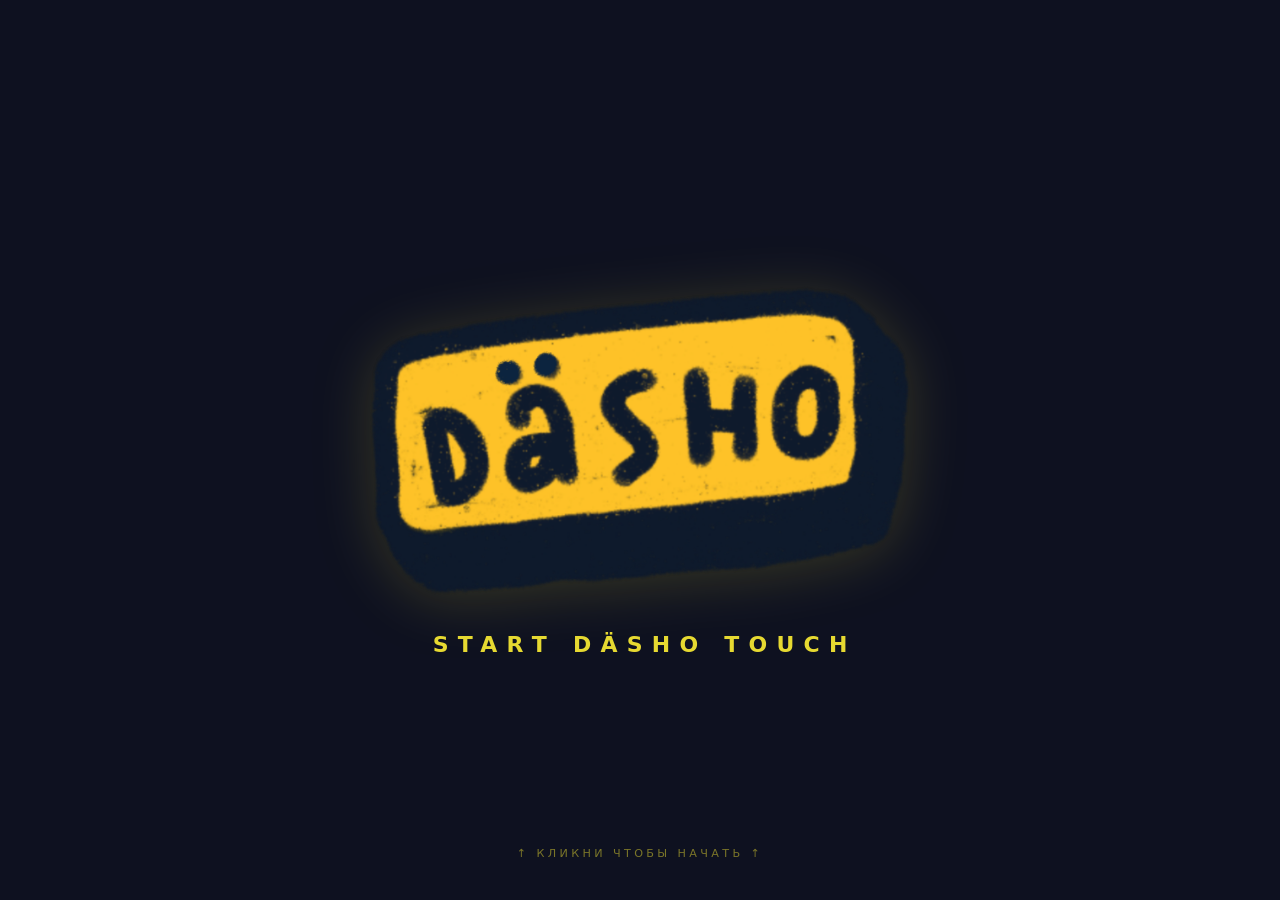
<file: index_en.html>
<!doctype html>
<!--
  index_en.html — English mirror of index.html for screenshots / pitch decks.
  Detection of language is by file name (see src/i18n.js).
  The Russian version (index.html) stays untouched.

  This file ONLY translates the chrome (header, splash, scene-bar, status-bar,
  search, modal headers). Node titles / parameter labels remain in Russian
  for now — that's a bigger translation pass for later.
-->
<html lang="en">
  <head>
    <meta charset="utf-8" />
    <meta name="viewport" content="width=device-width, initial-scale=1, maximum-scale=1" />
    <title>DÄSHO app</title>
    <link rel="stylesheet" href="src/style.css?v=78" />
    <link rel="manifest" href="manifest.json" />
    <link rel="icon" type="image/svg+xml" href="data:image/svg+xml,%3Csvg xmlns='http://www.w3.org/2000/svg' viewBox='0 0 64 64'%3E%3Crect width='64' height='64' rx='12' fill='%230e1120'/%3E%3Ctext x='32' y='44' text-anchor='middle' font-family='ui-rounded,system-ui,sans-serif' font-size='34' font-weight='900' fill='%23ffd966'%3ED%3C/text%3E%3C/svg%3E" />
    <meta name="mobile-web-app-capable" content="yes" />
    <meta name="apple-mobile-web-app-capable" content="yes" />
    <meta name="apple-mobile-web-app-status-bar-style" content="black-translucent" />
    <meta name="apple-mobile-web-app-title" content="DÄSHO" />
    <script type="importmap">
    {
      "imports": {
        "three": "https://cdn.jsdelivr.net/npm/three@0.165/build/three.module.js",
        "three/addons/": "https://cdn.jsdelivr.net/npm/three@0.165/examples/jsm/"
      }
    }
    </script>
  </head>
  <body>
    <div id="splash" aria-hidden="true">
      <img class="logo-img" src="dasho-logo.png" alt="DÄSHO"
           onerror="this.classList.add('fail')" />
      <div class="logo-fallback">DÄSHO</div>
      <div class="tagline">START DÄSHO TOUCH</div>
    </div>

    <canvas id="stage"></canvas>
    <div id="dots-bg" aria-hidden="true"></div>

    <div id="dock">
      <svg id="wires" xmlns="http://www.w3.org/2000/svg"></svg>
    </div>

    <!-- Top bar — left & right groups, equal gaps -->
    <div class="header-left">
      <button id="palette-btn" type="button">+ Add node</button>
      <button id="templates-btn" type="button" title="Ready-made shows — starter scenes">📚 Shows</button>
      <button id="cookbook-add-btn" type="button" title="Save current graph to your Cookbook">📌</button>
      <button id="rec-btn" type="button" title="Record final video as WebM">●REC</button>
      <button id="share-btn" type="button" title="Copy link — sender opens the show as is">🔗 Share</button>
      <div id="master-fade-wrap" title="Master Fade — fade-to-black for transitions between shows">
        <span class="lab">FADE</span>
        <input id="master-fade" type="range" min="0" max="1" step="0.01" value="0">
      </div>
      <button id="clear-all-btn" type="button">Clear</button>
    </div>
    <div class="header-right">
      <a id="lang-btn" href="index.html" title="Переключить на русский">RU</a>
      <select id="fps-select" title="Target fps">
        <option value="auto">fps: auto</option>
        <option value="120">fps: 120</option>
        <option value="60">fps: 60</option>
        <option value="30">fps: 30</option>
      </select>
      <button id="fullscreen-btn" type="button" title="Fullscreen">⛶</button>
    </div>
    <div id="brand" class="brand">DÄSHO</div>

    <div id="palette" hidden></div>
    <div id="toast"></div>

    <!-- Feedback button — bottom-left corner -->
    <button id="feedback-btn" type="button" title="Share your thoughts — found a bug or have an idea?">📝</button>

    <!-- Scene slots 1-9 -->
    <div id="scene-bar" role="toolbar" aria-label="Scenes">
      <span class="lab">Scenes</span>
      <button class="slot" type="button" data-i="1">1<span class="slot-x" title="Clear">×</span></button>
      <button class="slot" type="button" data-i="2">2<span class="slot-x" title="Clear">×</span></button>
      <button class="slot" type="button" data-i="3">3<span class="slot-x" title="Clear">×</span></button>
      <button class="slot" type="button" data-i="4">4<span class="slot-x" title="Clear">×</span></button>
      <button class="slot" type="button" data-i="5">5<span class="slot-x" title="Clear">×</span></button>
      <button class="slot" type="button" data-i="6">6<span class="slot-x" title="Clear">×</span></button>
      <button class="slot" type="button" data-i="7">7<span class="slot-x" title="Clear">×</span></button>
      <button class="slot" type="button" data-i="8">8<span class="slot-x" title="Clear">×</span></button>
      <button class="slot" type="button" data-i="9">9<span class="slot-x" title="Clear">×</span></button>
      <button class="slots-clear" type="button" title="Clear all scenes">🗑</button>
    </div>

    <!-- History-bar -->
    <div id="history-bar" aria-label="History">
      <button id="undo-btn" type="button" disabled title="Cmd+Z (soon)">↶</button>
      <span class="pos" id="hist-pos">—</span>
      <button id="redo-btn" type="button" disabled title="Cmd+Shift+Z (soon)">↷</button>
      <span class="sep"></span>
      <button id="save-btn" type="button" disabled title="Cmd+S (soon)">💾</button>
      <span class="sep"></span>
      <button id="recover-btn" type="button" title="Restore the latest auto-save" hidden>↩</button>
    </div>

    <div id="hint">
      <span>wheel / 2 fingers ↕ — zoom · 2 fingers ←→ — pan · drag on empty area — pan</span>
    </div>

    <div id="statusbar">
      <span id="status-fps">— fps</span>
      <span id="status-nodes">— nodes</span>
      <span id="status-wires">— wires</span>
      <span id="status-list"></span>
    </div>

    <!-- Vercel Analytics + Speed Insights — privacy-friendly, без cookies. -->
    <script type="module" src="src/main.js?v=78"></script>
    <script>
      (function () {
        const close = () => {
          const s = document.getElementById('splash');
          if (!s || s.classList.contains('fading')) return;
          s.classList.add('fading');
          setTimeout(() => s && s.remove(), 700);
        };
        window.addEventListener('load', () => {
          const s = document.getElementById('splash');
          if (!s) return;
          s.addEventListener('click', close);
          setTimeout(close, 6000);
        });
      })();
    </script>
  </body>
</html>
</file>
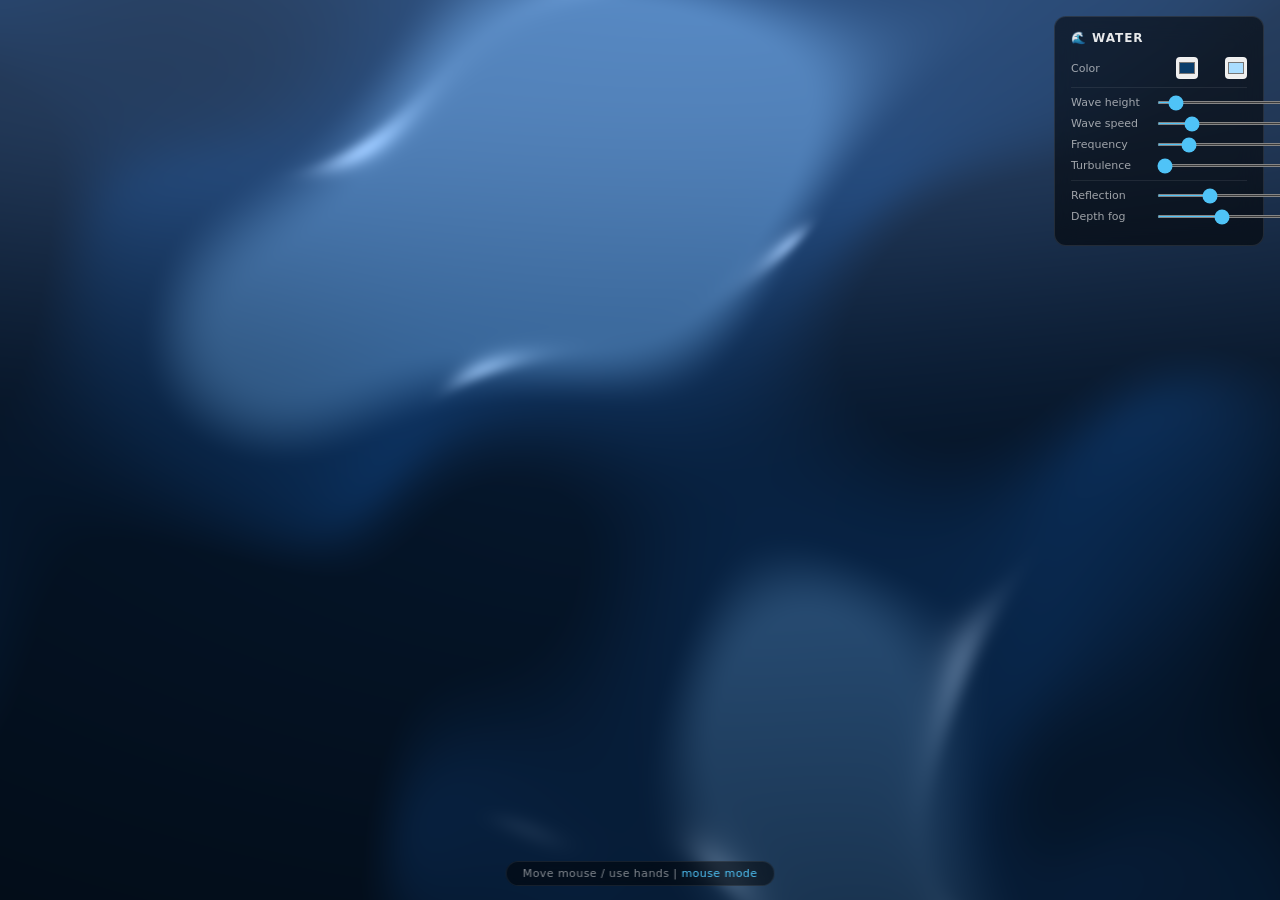
<file: water-node.html>
<!DOCTYPE html>
<html lang="en">
<head>
<meta charset="UTF-8">
<meta name="viewport" content="width=device-width, initial-scale=1.0">
<title>Water Node</title>
<style>
  * { margin: 0; padding: 0; box-sizing: border-box; }
  body { background: #000; overflow: hidden; width: 100vw; height: 100vh; }
  canvas { display: block; width: 100%; height: 100%; }

  #controls {
    position: fixed;
    top: 16px;
    right: 16px;
    background: rgba(0,0,0,0.55);
    backdrop-filter: blur(12px);
    border: 1px solid rgba(255,255,255,0.1);
    border-radius: 12px;
    padding: 14px 16px;
    width: 210px;
    font-family: 'Inter', system-ui, sans-serif;
    font-size: 11px;
    color: rgba(255,255,255,0.75);
    z-index: 100;
    user-select: none;
  }
  #controls h3 {
    font-size: 12px;
    font-weight: 600;
    letter-spacing: 0.08em;
    text-transform: uppercase;
    color: rgba(255,255,255,0.9);
    margin-bottom: 12px;
  }
  .ctrl-row {
    display: flex;
    align-items: center;
    justify-content: space-between;
    margin-bottom: 8px;
    gap: 8px;
  }
  .ctrl-row label { flex: 0 0 auto; min-width: 78px; color: rgba(255,255,255,0.6); }
  .ctrl-row input[type=range] {
    flex: 1;
    height: 3px;
    accent-color: #4fc3f7;
    cursor: pointer;
  }
  .ctrl-row .val {
    flex: 0 0 28px;
    text-align: right;
    color: #4fc3f7;
    font-variant-numeric: tabular-nums;
  }
  .ctrl-swatch {
    width: 22px; height: 22px;
    border-radius: 4px;
    border: 1px solid rgba(255,255,255,0.2);
    cursor: pointer;
    flex: 0 0 22px;
  }
  .ctrl-divider { border: none; border-top: 1px solid rgba(255,255,255,0.08); margin: 8px 0; }
  #status {
    position: fixed;
    bottom: 14px;
    left: 50%;
    transform: translateX(-50%);
    background: rgba(0,0,0,0.5);
    backdrop-filter: blur(8px);
    border: 1px solid rgba(255,255,255,0.08);
    border-radius: 20px;
    padding: 5px 16px;
    font-family: 'Inter', system-ui, sans-serif;
    font-size: 11px;
    color: rgba(255,255,255,0.5);
    pointer-events: none;
    z-index: 100;
    letter-spacing: 0.04em;
  }
  #status span { color: #4fc3f7; }
</style>
</head>
<body>
<canvas id="c"></canvas>

<div id="controls">
  <h3>🌊 Water</h3>
  <div class="ctrl-row">
    <label>Color</label>
    <input type="color" id="waterColor" value="#0a3d6b" class="ctrl-swatch" title="Water color">
    <input type="color" id="foamColor" value="#aaddff" class="ctrl-swatch" title="Foam color">
  </div>
  <hr class="ctrl-divider">
  <div class="ctrl-row">
    <label>Wave height</label>
    <input type="range" id="waveHeight" min="0.001" max="0.15" step="0.001" value="0.015">
    <span class="val" id="waveHeightVal">0.02</span>
  </div>
  <div class="ctrl-row">
    <label>Wave speed</label>
    <input type="range" id="waveSpeed" min="0.1" max="3.0" step="0.05" value="0.8">
    <span class="val" id="waveSpeedVal">0.8</span>
  </div>
  <div class="ctrl-row">
    <label>Frequency</label>
    <input type="range" id="waveFreq" min="1" max="20" step="0.5" value="5">
    <span class="val" id="waveFreqVal">5.0</span>
  </div>
  <div class="ctrl-row">
    <label>Turbulence</label>
    <input type="range" id="turbulence" min="0" max="1" step="0.01" value="0.0">
    <span class="val" id="turbulenceVal">0.0</span>
  </div>
  <hr class="ctrl-divider">
  <div class="ctrl-row">
    <label>Reflection</label>
    <input type="range" id="reflection" min="0" max="1" step="0.01" value="0.4">
    <span class="val" id="reflectionVal">0.4</span>
  </div>
  <div class="ctrl-row">
    <label>Depth fog</label>
    <input type="range" id="fogDepth" min="0" max="1" step="0.01" value="0.5">
    <span class="val" id="fogDepthVal">0.5</span>
  </div>
</div>

<div id="status">Move mouse / use hands | <span id="handStatus">mouse mode</span></div>

<script>
// ─── Water Node for DÄSHO ────────────────────
// Reads window.handData (MediaPipe Hands format)
// Mouse fallback for solo testing

const canvas = document.getElementById('c');
const gl = canvas.getContext('webgl2') || canvas.getContext('webgl');
if(!gl){ document.body.innerHTML='<p style="color:red;padding:20px">WebGL not supported</p>'; }

const P = {
  waterColor:  [0.04, 0.18, 0.35],
  foamColor:   [0.67, 0.87, 1.0],
  waveHeight:  0.015,
  waveSpeed:   0.8,
  waveFreq:    5.0,
  turbulence:  0.0,
  reflection:  0.4,
  fogDepth:    0.5,
  handEnergy:  0.0,
  handSpread:  0.0,
  handVelX:    0.0,
  handVelY:    0.0,
  handCenterX: 0.5,
  handCenterY: 0.5,
};

const VERT = `#version 300 es
precision highp float;
in vec2 a_pos;
out vec2 v_uv;
void main(){
  v_uv = a_pos * 0.5 + 0.5;
  gl_Position = vec4(a_pos, 0.0, 1.0);
}`;

const FRAG = `#version 300 es
precision highp float;
uniform float u_time;
uniform vec2  u_res;
uniform vec3  u_waterColor;
uniform vec3  u_foamColor;
uniform float u_waveHeight;
uniform float u_waveSpeed;
uniform float u_waveFreq;
uniform float u_turbulence;
uniform float u_reflection;
uniform float u_fogDepth;
uniform float u_energy;
uniform float u_spread;
uniform float u_velX;
uniform float u_velY;
uniform vec2  u_handCenter;
in vec2 v_uv;
out vec4 fragColor;

vec2 hash2(vec2 p){
  p = vec2(dot(p,vec2(127.1,311.7)), dot(p,vec2(269.5,183.3)));
  return -1.0 + 2.0*fract(sin(p)*43758.5453);
}
float noise(vec2 p){
  vec2 i=floor(p); vec2 f=fract(p);
  vec2 u=f*f*(3.0-2.0*f);
  return mix(mix(dot(hash2(i+vec2(0,0)),f-vec2(0,0)),dot(hash2(i+vec2(1,0)),f-vec2(1,0)),u.x),
             mix(dot(hash2(i+vec2(0,1)),f-vec2(0,1)),dot(hash2(i+vec2(1,1)),f-vec2(1,1)),u.x),u.y);
}
float gerstner(vec2 pos, vec2 dir, float amp, float freq, float phase){
  return amp * sin(dot(normalize(dir), pos) * freq + phase);
}
vec2 perspUV(vec2 uv){
  float pers = 1.0 - uv.y * 0.35;
  return vec2((uv.x - 0.5) * pers + 0.5, uv.y);
}

void main(){
  vec2 uv = v_uv;
  float aspect = u_res.x / u_res.y;
  vec2 p = perspUV(uv);
  vec2 world = vec2(p.x * aspect, p.y);
  float t = u_time * u_waveSpeed;
  float baseAmp = u_waveHeight + u_energy * 0.12;
  float freq    = u_waveFreq   + u_spread * 8.0;

  float w = 0.0;
  w += gerstner(world, vec2(1.0, 0.4),  baseAmp,        freq,       t*1.0);
  w += gerstner(world, vec2(-0.7,1.0),  baseAmp*0.6,    freq*1.5,   t*1.3+1.2);
  w += gerstner(world, vec2(0.5,-0.8),  baseAmp*0.4,    freq*2.3,   t*0.8+2.4);
  w += gerstner(world, vec2(-1.0,-0.3), baseAmp*0.25,   freq*3.1,   t*1.6+3.7);

  float turb = u_turbulence + length(vec2(u_velX,u_velY))*0.5;
  w += noise(world * freq * 0.8 + vec2(t*0.4)) * turb * baseAmp * 2.0;

  vec2 handPos = vec2(u_handCenter.x * aspect, u_handCenter.y);
  float dist   = length(world - handPos);
  float ripple = sin(dist * 18.0 - t * 3.5) * exp(-dist * 3.0) * u_energy * 0.05;
  w += ripple;

  float eps = 0.005;
  float wx = gerstner(world+vec2(eps,0), vec2(1,0.4),  baseAmp, freq, t);
  float wz = gerstner(world+vec2(0,eps), vec2(-0.7,1), baseAmp*0.6, freq*1.5, t*1.3+1.2);
  vec3 normal = normalize(vec3(-(wx-w)/eps, 1.0, -(wz-w)/eps));

  vec3 sunDir = normalize(vec3(0.4, 0.8, 0.5));
  float diff  = max(dot(normal, sunDir), 0.0);
  float spec  = pow(max(dot(reflect(-sunDir, normal), vec3(0,0,1)), 0.0), 64.0) * u_reflection;

  float skyRefl = smoothstep(0.4, 0.9, uv.y) * u_reflection;
  vec3 skyColor = mix(vec3(0.08,0.15,0.3), vec3(0.5,0.7,1.0), uv.y);

  float foam  = smoothstep(baseAmp*0.6, baseAmp*1.2, w) * (0.3 + u_energy*0.5);
  float depth = mix(0.0, u_fogDepth, 1.0 - uv.y);

  vec3 col = u_waterColor;
  col *= 0.6 + diff * 0.8;
  col  = mix(col, skyColor, skyRefl);
  col += u_foamColor * foam;
  col += vec3(1.0) * spec;
  col  = mix(col, u_waterColor * 0.2, depth);
  float vig = 1.0 - length((uv - 0.5) * 1.4) * 0.3;
  col *= vig;
  fragColor = vec4(clamp(col, 0.0, 1.0), 1.0);
}`;

function compileShader(type, src){
  const s = gl.createShader(type);
  gl.shaderSource(s, src);
  gl.compileShader(s);
  if(!gl.getShaderParameter(s, gl.COMPILE_STATUS)){ console.error(gl.getShaderInfoLog(s)); return null; }
  return s;
}
const prog = gl.createProgram();
gl.attachShader(prog, compileShader(gl.VERTEX_SHADER, VERT));
gl.attachShader(prog, compileShader(gl.FRAGMENT_SHADER, FRAG));
gl.linkProgram(prog);
gl.useProgram(prog);

const vao = gl.createVertexArray ? gl.createVertexArray() : null;
if(vao) gl.bindVertexArray(vao);
const buf = gl.createBuffer();
gl.bindBuffer(gl.ARRAY_BUFFER, buf);
gl.bufferData(gl.ARRAY_BUFFER, new Float32Array([-1,-1,1,-1,-1,1,1,1]), gl.STATIC_DRAW);
const loc = gl.getAttribLocation(prog, 'a_pos');
gl.enableVertexAttribArray(loc);
gl.vertexAttribPointer(loc, 2, gl.FLOAT, false, 0, 0);

const U = {};
['u_time','u_res','u_waterColor','u_foamColor','u_waveHeight','u_waveSpeed',
 'u_waveFreq','u_turbulence','u_reflection','u_fogDepth',
 'u_energy','u_spread','u_velX','u_velY','u_handCenter'
].forEach(n => U[n] = gl.getUniformLocation(prog, n));

function hexToRgb(hex){
  return [parseInt(hex.slice(1,3),16)/255, parseInt(hex.slice(3,5),16)/255, parseInt(hex.slice(5,7),16)/255];
}

function resize(){ canvas.width=window.innerWidth*devicePixelRatio; canvas.height=window.innerHeight*devicePixelRatio; gl.viewport(0,0,canvas.width,canvas.height); }
window.addEventListener('resize', resize); resize();

// Hand state
const hand = { energy:0, spread:0, velX:0, velY:0, cx:0.5, cy:0.5, prevCx:0.5, prevCy:0.5 };
const statusEl = document.getElementById('handStatus');

function updateFromHandData(){
  const data = window.handData;
  if(!data || !data.landmarks || data.landmarks.length===0){
    hand.energy *= 0.95; hand.spread *= 0.95; hand.velX *= 0.9; hand.velY *= 0.9;
    P.handEnergy=hand.energy; P.handSpread=hand.spread;
    return false;
  }
  const lms = data.landmarks[0];
  const wrist=lms[0], indexTip=lms[8], pinkyTip=lms[20];
  const energy = Math.min(1, Math.max(0, (1.0 - wrist.y) * 1.4));
  const spread = Math.min(1, Math.hypot(indexTip.x-pinkyTip.x, indexTip.y-pinkyTip.y)*3.0);
  const cx=wrist.x, cy=1.0-wrist.y;
  hand.velX=(cx-hand.prevCx)*10; hand.velY=(cy-hand.prevCy)*10;
  hand.prevCx=cx; hand.prevCy=cy;
  hand.energy=hand.energy*0.7+energy*0.3;
  hand.spread=hand.spread*0.7+spread*0.3;
  hand.cx=cx; hand.cy=cy;
  P.handEnergy=hand.energy; P.handSpread=hand.spread;
  P.handVelX=hand.velX; P.handVelY=hand.velY;
  P.handCenterX=hand.cx; P.handCenterY=hand.cy;
  const n=data.landmarks.length;
  statusEl.textContent=n+' hand'+(n>1?'s':'')+' | energy '+hand.energy.toFixed(2);
  return true;
}

// Mouse fallback
canvas.addEventListener('mousemove', e=>{
  if(window.handData) return;
  const y = 1.0 - e.clientY / window.innerHeight;
  hand.energy = y * 1.2;
  hand.spread = e.clientX / window.innerWidth;
  hand.cx = e.clientX / window.innerWidth;
  hand.cy = y;
  P.handEnergy=hand.energy; P.handSpread=hand.spread;
  P.handCenterX=hand.cx; P.handCenterY=hand.cy;
  statusEl.textContent='mouse | energy '+hand.energy.toFixed(2);
});

function bindRange(id, key){
  const el=document.getElementById(id);
  const val=document.getElementById(id+'Val');
  const step=parseFloat(el.step);
  const dec = step<0.1?2:step<1?1:0;
  el.addEventListener('input', ()=>{ P[key]=parseFloat(el.value); if(val) val.textContent=parseFloat(el.value).toFixed(dec); });
  if(val) val.textContent=parseFloat(el.value).toFixed(dec);
}
bindRange('waveHeight','waveHeight'); bindRange('waveSpeed','waveSpeed');
bindRange('waveFreq','waveFreq'); bindRange('turbulence','turbulence');
bindRange('reflection','reflection'); bindRange('fogDepth','fogDepth');
document.getElementById('waterColor').addEventListener('input',e=>{ P.waterColor=hexToRgb(e.target.value); });
document.getElementById('foamColor').addEventListener('input',e=>{ P.foamColor=hexToRgb(e.target.value); });

const t0 = performance.now();
function render(){
  requestAnimationFrame(render);
  if(!updateFromHandData() && !window.handData){/* mouse already handled */}
  const t=(performance.now()-t0)*0.001;
  gl.useProgram(prog);
  if(vao) gl.bindVertexArray(vao);
  gl.uniform1f(U.u_time, t);
  gl.uniform2f(U.u_res, canvas.width, canvas.height);
  gl.uniform3fv(U.u_waterColor, P.waterColor);
  gl.uniform3fv(U.u_foamColor, P.foamColor);
  gl.uniform1f(U.u_waveHeight, P.waveHeight);
  gl.uniform1f(U.u_waveSpeed, P.waveSpeed);
  gl.uniform1f(U.u_waveFreq, P.waveFreq);
  gl.uniform1f(U.u_turbulence, P.turbulence);
  gl.uniform1f(U.u_reflection, P.reflection);
  gl.uniform1f(U.u_fogDepth, P.fogDepth);
  gl.uniform1f(U.u_energy, P.handEnergy);
  gl.uniform1f(U.u_spread, P.handSpread);
  gl.uniform1f(U.u_velX, P.handVelX);
  gl.uniform1f(U.u_velY, P.handVelY);
  gl.uniform2f(U.u_handCenter, P.handCenterX, P.handCenterY);
  gl.drawArrays(gl.TRIANGLE_STRIP, 0, 4);
}
render();
</script>
</body>
</html>
</file>
<file: src/style.css>
/* ========================================================================
   lupsmachine-v2 — стили (DÄSHO / BBBANK палитра)
   Чёрный фон, акцент — оранж-CTA + acid-yellow.
   Цветовые роли через CSS-переменные ниже.
   ======================================================================== */

:root {
  --bg:        #000000;   /* чистый чёрный фон */
  --bg-2:      #0e0e0e;   /* фон карточек/нод */
  --ink:       #ffffff;   /* основной текст */
  --pink:      #ff4d2e;   /* CTA-оранж (бывший розовый) */
  --yellow:    #feef33;   /* acid-жёлтый — бренд / video / сцены */
  --blue:      #00e5d5;   /* бирюзовый — audio */
  --lavender:  #c4a8ff;   /* лавандовый — number */
  --red:       #ff4d2e;   /* trigger = тот же оранж */
  --green:     #feef33;   /* video = жёлтый */
  --line:      rgba(255,255,255,0.08);
  --muted:     rgba(255,255,255,0.5);
}

* { box-sizing: border-box; margin: 0; padding: 0; }
[hidden] { display: none !important; }

html, body {
  width: 100%;
  height: 100%;
  background: var(--bg);
  color: var(--ink);
  font-family: -apple-system, BlinkMacSystemFont, 'SF Pro Display', system-ui, sans-serif;
  overflow: hidden;
  user-select: none;
  -webkit-user-select: none;
  /* iPad/iPhone: убираем 300мс задержку tap, двойной-tap zoom и резиновый bounce */
  touch-action: manipulation;
  overscroll-behavior: none;
  -webkit-tap-highlight-color: transparent;
}

/* На холсте и интерактивных слоях — полностью свой жест-движок */
#dock, #stage, #wires, #dots-bg, .node, .socket {
  touch-action: none;
}
/* Поля ввода и select — оставляем системные жесты */
input, textarea, select { touch-action: auto; }

/* ── Финальный коллаж (canvas) — фон сцены ──────────────────────────────── */
#stage {
  position: fixed;
  inset: 0;
  width: 100vw;
  height: 100vh;
  display: block;
  background: #000000;
  z-index: 0;
}

/* ── Дотс-фон. Один большой div, ездит вместе с холстом через CSS-vars ── */
/* Точка задана в % от тайла → автоматически масштабируется со zoom без
   отдельного CSS правила. 4% от 24px = ~1px тонкая точка. */
#dots-bg {
  position: fixed;
  inset: 0;
  width: 100vw;
  height: 100vh;
  z-index: 1;
  pointer-events: none;
  background-color: transparent;
  background-image: radial-gradient(circle, rgba(200, 210, 255, 0.16) 4%, transparent 5.5%);
  background-size: calc(24px * var(--zoom, 1)) calc(24px * var(--zoom, 1));
  background-position:
    calc(var(--pan-x, 0px)) calc(var(--pan-y, 0px));
}

/* ── Заставка при загрузке ───────────────────────────────────────────── */
#splash {
  position: fixed;
  inset: 0;
  z-index: 9999;
  background: #0e1120;
  display: flex;
  flex-direction: column;
  align-items: center;
  justify-content: center;
  gap: 0.4rem;
  transition: opacity 0.6s ease;
  cursor: pointer;
}
#splash::after {
  content: '↑ кликни чтобы начать ↑';
  position: absolute;
  bottom: 2.5rem;
  left: 50%;
  transform: translateX(-50%);
  font-family: system-ui, sans-serif;
  font-size: 0.7rem;
  letter-spacing: 0.3em;
  text-transform: uppercase;
  color: rgba(254, 239, 51, 0.45);
  animation: dasho-blink 1.6s ease-in-out infinite;
}
@keyframes dasho-blink {
  0%, 100% { opacity: 0.35; }
  50%      { opacity: 0.85; }
}
#splash.fading { opacity: 0; }
#splash .logo-img {
  max-width: min(60vw, 540px);
  max-height: 50vh;
  object-fit: contain;
  filter: drop-shadow(0 6px 30px rgba(254, 239, 51, 0.18));
}
/* Fallback — рисую штамп CSS-средствами если картинки dasho-logo.png нет */
#splash .logo-fallback {
  display: none;
  background: #feef33;
  color: #0e1120;
  font-family: ui-rounded, "Comic Sans MS", system-ui, sans-serif;
  font-weight: 900;
  font-size: clamp(48px, 12vw, 120px);
  letter-spacing: 0.04em;
  padding: 0.2em 0.5em 0.25em;
  border-radius: 12px;
  transform: rotate(-3.5deg);
  box-shadow: 0 8px 40px rgba(254, 239, 51, 0.25);
}
#splash .logo-img.fail + .logo-fallback { display: block; }
#splash .tagline {
  color: #feef33;
  font-family: system-ui, -apple-system, "Helvetica Neue", sans-serif;
  font-size: clamp(14px, 2.2vw, 22px);
  font-weight: 600;
  text-transform: uppercase;
  letter-spacing: 0.42em;
  margin-left: 0.42em; /* компенсация трекинга, чтобы выглядело центрировано */
  margin-top: -0.8rem;  /* подвинуть выше, ближе к логотипу */
  opacity: 0.9;
}

/* ── Холст, по которому ездят ноды. На нём — pan/zoom. ─────────────────── */
#dock {
  position: fixed;
  inset: 0;
  pointer-events: none; /* пустые места не должны ловить клики */
  z-index: 5;
  transform: translate(var(--pan-x, 0px), var(--pan-y, 0px)) scale(var(--zoom, 1));
  transform-origin: 0 0;
  will-change: transform;
}

/* SVG слой проводов — внутри dock, чтобы координаты совпадали ─────────── */
#wires {
  position: absolute;
  left: 0; top: 0;
  width: 20000px;
  height: 20000px;
  pointer-events: none;
  z-index: 1;
  overflow: visible;
}

/* ── Верхняя панель: кнопки ────────────────────────────────────────────── */
button {
  font-family: inherit;
  font-size: 0.82rem;
  font-weight: 600;
  padding: 0.4rem 0.8rem;
  border: none;
  border-radius: 999px;
  background: #ff4d2e;
  color: white;
  cursor: pointer;
  transition: transform 0.1s, background 0.2s;
  box-shadow: 0 4px 12px rgba(255, 77, 46, 0.3);
}
button:hover { background: #ff6c4a; transform: translateY(-1px); }
button:active { transform: translateY(0); }

/* Логотип-pill — фирменный знак DÄSHO в шапке.
   Чистый sans-serif как в прототипе, без Comic Sans. */
/* ── Шапка: две flex-группы (слева / справа) — одна строка, без переноса ── */
.header-left, .header-right {
  position: fixed;
  top: 0.7rem;
  z-index: 50;
  display: flex;
  align-items: center;
  gap: 0.4rem;
  flex-wrap: nowrap;
  white-space: nowrap;
}
.header-left  { left:  0.7rem; }
.header-right {
  /* отодвигаем влево от лого DÄSHO которое стоит у самого правого края.
     Учитываем что лого с rotate(-4deg) занимает чуть больше места */
  right: 7rem;
  justify-content: flex-end;
}

/* ── Логотип-pill: самостоятельно в правом верхнем углу ── */
#brand {
  position: fixed;
  top: 0.7rem;
  right: 0.7rem;
  z-index: 50;
  display: flex;
  align-items: center;
  padding: 0.45rem 0.95rem;
  background: var(--yellow);
  color: #000;
  border-radius: 999px;
  font-family: -apple-system, BlinkMacSystemFont, "SF Pro Display", system-ui, "Helvetica Neue", sans-serif;
  font-weight: 900;
  letter-spacing: 0.02em;
  font-size: 0.92rem;
  transform: rotate(-4deg);
  transform-origin: center;
  box-shadow: 0 4px 18px rgba(254, 239, 51, 0.2);
  user-select: none;
  pointer-events: none;
}

/* Узкие экраны — компактим элементы чтобы влезли в одну строку */
@media (max-width: 1100px) {
  .header-left, .header-right { gap: 0.3rem; }
  #templates-btn, #rec-btn, #clear-all-btn, #share-btn { font-size: 0.72rem; padding: 0.35rem 0.55rem; }
  #palette-btn { font-size: 0.78rem; padding: 0.4rem 0.7rem; }
  #master-fade { width: 60px; }
  #brand { font-size: 0.82rem; padding: 0.35rem 0.75rem; }
  .header-right { right: 5.8rem; }
}
@media (max-width: 900px) {
  /* iPad portrait и меньше — header может переноситься во 2-ю строку */
  .header-left, .header-right { flex-wrap: wrap; }
}
@media (max-width: 760px) {
  /* Лого превращается в букву D — место в строке остаётся */
  #brand { font-size: 0; padding: 0.4rem 0.55rem; }
  #brand::before { content: 'D'; font-size: 0.95rem; }
  .header-right { right: 3.4rem; }
  #cookbook-add-btn, #fullscreen-btn { width: 1.7rem; height: 1.7rem; font-size: 0.85rem; }
  #master-fade-wrap .lab { display: none; }
  #master-fade { width: 48px; }
}

/* ── 📱 Mobile portrait — раскладка по новому эскизу ──────────────────
   Top:    ⬇ ЗАГРУЗ · [DASHO] · [⊕]
   Left:   ⬆ ВЫГРУЗ · ▌ FADE
   Bottom: 👁 СТРИМ · ◀FPS:30▶ · 🗑
   Кнопки — голые эмодзи без обводки, на тёмном фоне. */
@media (max-width: 600px) {
  /* Скрываем всё что не на эскизе. Templates теперь видим — это 📚 в углу слева. */
  #hint, #statusbar, #cookbook-add-btn,
  #feedback-btn, #history-bar,
  #rec-btn, #share-btn,
  /* Сцены 1-9 и заголовок «Сцены» скрываем, но контейнер scene-bar не скрываем —
     внутри живут import/export-кнопки которые нам нужны (мы их вынесем через position:fixed) */
  #scene-bar > .lab,
  #scene-bar > .slot,
  #scene-bar > .slots-clear { display: none !important; }
  /* Сам контейнер scene-bar — невидимая обёртка (без фона/рамки/тени) */
  #scene-bar {
    background: transparent !important;
    border: none !important;
    backdrop-filter: none !important;
    box-shadow: none !important;
    padding: 0 !important;
    pointer-events: none !important; /* клики проходят насквозь, дети им вернут pointer-events */
  }
  #scene-bar > * { pointer-events: auto; }
  /* fullscreen-кнопку (была в шапке) прячем — заменяется на 👁 стрим */
  #fullscreen-btn, #lang-btn { display: none !important; }
  /* fps-select (нативный) прячется — вместо него кастомный ◀FPS:30▶ */
  #fps-select { display: none !important; }

  /* === Универсальный стиль mobile-кнопок: эмодзи без обводки === */
  /* Применяется к нашим переехавшим кнопкам */
  #brand,
  #brand::before { font-size: 1.05rem !important; padding: 0 !important; content: normal !important; }

  /* === TOP-CENTER: лого DASHO в овале === */
  #brand {
    position: fixed !important;
    top: 1rem !important;
    left: 50% !important;
    right: auto !important;
    bottom: auto !important;
    transform: translateX(-50%) !important;
    padding: 0.5rem 1.1rem !important;
    box-shadow: 0 4px 20px rgba(254, 239, 51, 0.45) !important;
    z-index: 60 !important;
    white-space: nowrap;
  }
  #brand::before { display: none !important; }

  /* === TOP-LEFT: ★ Show — оранжевая круглая с белой звездой === */
  #templates-btn {
    display: inline-flex !important;
    align-items: center;
    justify-content: center;
    position: fixed !important;
    top: 1rem !important;
    left: 0.7rem !important;
    right: auto !important;
    bottom: auto !important;
    width: 2.8rem !important;
    height: 2.8rem !important;
    padding: 0 !important;
    background: var(--pink) !important; /* оранжево-красный #ff4d2e */
    border: 1.5px solid rgba(255, 255, 255, 0.18) !important;
    border-radius: 50% !important;
    box-shadow: 0 4px 16px rgba(255, 77, 46, 0.4) !important;
    color: white !important;
    font-size: 1.5rem !important;
    line-height: 1 !important;
    font-weight: 900 !important;
    z-index: 60 !important;
  }

  /* ⬆ Выгрузить и ⬇ Загрузить — общий стиль */
  #scene-import-btn,
  #scene-export-btn {
    display: inline-flex !important;
    align-items: center;
    justify-content: center;
    position: fixed !important;
    width: 2.6rem !important;
    height: 2.6rem !important;
    padding: 0 !important;
    background: transparent !important;
    border: none !important;
    box-shadow: none !important;
    color: rgba(255, 255, 255, 0.9) !important;
    font-size: 1.5rem !important;
    z-index: 55 !important;
  }
  /* ⬇ Загрузить теперь под выгрузом, оба слева в середине рядом с FADE */
  #scene-import-btn {
    left: 0.6rem !important;
    top: 22% !important;
    right: auto !important;
    bottom: auto !important;
  }

  /* === TOP-RIGHT: ⊕ кнопка добавить ноду === */
  .header-left {
    position: fixed !important;
    top: 1rem !important;
    bottom: auto !important;
    left: auto !important;
    right: 0.7rem !important;
    transform: none !important;
    z-index: 60 !important;
    display: flex !important;
    flex-direction: row !important;
    flex-wrap: nowrap !important;
    gap: 0.4rem !important;
    background: transparent !important;
    border: none !important;
    border-radius: 0 !important;
    padding: 0 !important;
    box-shadow: none !important;
  }
  /* === TOP-RIGHT: ⊕ кнопка добавить ноду — прозрачная с оранжевой обводкой === */
  #palette-btn {
    width: 2.6rem !important;
    height: 2.6rem !important;
    padding: 0 !important;
    border-radius: 50% !important;
    background: transparent !important;
    color: var(--pink) !important;
    box-shadow: none !important;
    border: 1.5px solid rgba(255, 77, 46, 0.7) !important;
    line-height: 1 !important;
    font-weight: 700 !important;
    display: inline-flex !important;
    align-items: center;
    justify-content: center;
  }
  /* Текст устанавливается через JS как «⊕». ::before не используем чтобы
     не дублировать с textContent. */

  /* === LEFT-MIDDLE: ⬆ Выгрузить === */
  #scene-export-btn {
    display: inline-flex !important;
    align-items: center;
    justify-content: center;
    position: fixed !important;
    left: 0.5rem !important;
    right: auto !important;
    top: 32% !important;
    bottom: auto !important;
    width: 2.6rem !important;
    height: 2.6rem !important;
    padding: 0 !important;
    background: transparent !important;
    border: none !important;
    box-shadow: none !important;
    color: rgba(255, 255, 255, 0.95) !important;
    font-size: 1.5rem !important;
    z-index: 55 !important;
  }

  /* === LEFT: вертикальный FADE-слайдер — без рамки, голый === */
  #master-fade-wrap {
    display: flex !important;
    flex-direction: column-reverse !important;
    position: fixed !important;
    left: 0.6rem !important;
    right: auto !important;
    top: 42% !important;
    bottom: auto !important;
    height: 14rem !important;
    width: 2.4rem !important;
    padding: 0.5rem 0 !important;
    background: transparent !important;
    border: none !important;
    border-radius: 0 !important;
    align-items: center;
    z-index: 55 !important;
  }
  #master-fade-wrap .lab {
    display: inline !important;
    font-size: 0.55rem !important;
    writing-mode: vertical-rl;
    transform: rotate(180deg);
    margin-bottom: 0.25rem;
    color: rgba(255, 255, 255, 0.55);
    letter-spacing: 0.18em;
  }
  #master-fade {
    writing-mode: vertical-lr;
    direction: rtl;
    width: 6px !important;
    height: 100% !important;
    flex: 1;
  }

  /* === BOTTOM-LEFT: 👁 стрим === */
  #stream-btn {
    display: inline-flex !important;
    align-items: center;
    justify-content: center;
    position: fixed !important;
    bottom: calc(0.85rem + env(safe-area-inset-bottom, 0px)) !important;
    top: auto !important;
    left: 0.6rem !important;
    right: auto !important;
    width: 3rem !important;
    height: 3rem !important;
    padding: 0 !important;
    background: transparent !important;
    border: none !important;
    box-shadow: none !important;
    font-size: 1.7rem !important;
    color: rgba(255, 255, 255, 0.95) !important;
    cursor: pointer;
    z-index: 60 !important;
  }
  #stream-btn:hover { transform: none; }

  /* === BOTTOM-CENTER: ◀ FPS:30 ▶ === */
  #fps-mobile-wrap {
    display: inline-flex !important;
    align-items: center;
    gap: 0.4rem;
    position: fixed !important;
    bottom: calc(0.85rem + env(safe-area-inset-bottom, 0px)) !important;
    left: 50% !important;
    transform: translateX(-50%) !important;
    z-index: 60;
  }
  #fps-mobile-wrap button {
    width: 2.4rem !important;
    height: 2.4rem !important;
    padding: 0 !important;
    background: transparent !important;
    border: none !important;
    box-shadow: none !important;
    font-size: 1.1rem !important;
    color: rgba(255, 255, 255, 0.85) !important;
    cursor: pointer;
  }
  #fps-mobile-label {
    background: var(--yellow);
    color: #000;
    font-weight: 700;
    font-size: 0.78rem;
    padding: 0.5rem 0.9rem;
    border-radius: 999px;
    box-shadow: 0 4px 14px rgba(254, 239, 51, 0.4);
    min-width: 4.4rem;
    text-align: center;
  }

  /* === BOTTOM-RIGHT: 🗑 корзина (текст ставится в JS) === */
  #clear-all-btn {
    display: inline-flex !important;
    align-items: center;
    justify-content: center;
    position: fixed !important;
    bottom: calc(0.85rem + env(safe-area-inset-bottom, 0px)) !important;
    right: 0.6rem !important;
    left: auto !important;
    top: auto !important;
    width: 3rem !important;
    height: 3rem !important;
    padding: 0 !important;
    background: transparent !important;
    border: none !important;
    box-shadow: none !important;
    font-size: 1.6rem !important;
    color: rgba(255, 255, 255, 0.95) !important;
    z-index: 60;
  }

  /* === Палитра — bottom-sheet (когда нажата ⊕ сверху) === */
  #palette {
    top: auto !important;
    bottom: calc(4rem + env(safe-area-inset-bottom, 0px)) !important;
    left: 0.5rem !important;
    right: 0.5rem !important;
    width: auto !important;
    max-height: 55vh;
    border-radius: 22px;
    box-shadow: 0 -16px 50px rgba(0, 0, 0, 0.6);
  }
  #palette::before {
    content: '';
    display: block;
    width: 40px;
    height: 5px;
    background: rgba(255, 255, 255, 0.25);
    border-radius: 999px;
    margin: 0.3rem auto 0.7rem;
  }
}

/* На десктопе и iPad mobile-only кнопки прячем */
@media (min-width: 601px) {
  #fps-mobile-wrap, #stream-btn { display: none !important; }
}

/* ── ▶ play node — вертикальная sticker-кнопка слева на mobile ────── */
@media (max-width: 1100px) {
  .play-share-node.mobile-fab { display: none !important; } /* старая FAB убрана */
}
#play-node-tab {
  position: fixed;
  /* Сразу над кнопкой 👁 в bottom-left (👁: bottom 0.85rem + ~3rem высота кнопки) */
  left: 0.6rem;
  bottom: calc(4.4rem + env(safe-area-inset-bottom, 0px));
  z-index: 60;
  background: transparent;
  color: var(--blue); /* бирюзовый #00e5d5 */
  font-family: -apple-system, BlinkMacSystemFont, 'SF Pro Display', system-ui, 'Helvetica Neue', sans-serif;
  font-weight: 900;
  font-size: 0.95rem;
  letter-spacing: 0.04em;
  line-height: 0.95;
  padding: 0.2rem 0.3rem;
  border: none;
  box-shadow: none;
  cursor: pointer;
  display: flex;
  flex-direction: column;
  align-items: flex-start;
  gap: 0.05rem;
  text-shadow: 0 0 14px rgba(0, 229, 213, 0.4);
}
#play-node-tab:hover { filter: brightness(1.1); }
@media (min-width: 1101px) {
  #play-node-tab { display: none; }
}

/* Bottom sheet с выбором ноды */
.play-node-overlay {
  position: fixed;
  inset: 0;
  z-index: 9500;
  background: rgba(0, 0, 0, 0.55);
  backdrop-filter: blur(6px);
  -webkit-backdrop-filter: blur(6px);
  display: flex;
  align-items: flex-end;
  justify-content: center;
}
.play-node-modal {
  background: #1a1d2e;
  border-top: 1px solid rgba(255, 255, 255, 0.12);
  border-radius: 18px 18px 0 0;
  padding: 0.7rem 0.9rem max(1.2rem, env(safe-area-inset-bottom));
  width: 100%;
  max-width: 540px;
  box-shadow: 0 -20px 60px rgba(0, 0, 0, 0.6);
  max-height: 80vh;
  overflow-y: auto;
}
.play-node-handle {
  width: 40px;
  height: 5px;
  background: rgba(255, 255, 255, 0.25);
  border-radius: 999px;
  margin: 0 auto 0.7rem;
}
.play-node-title {
  font-size: 1.05rem;
  font-weight: 800;
  color: var(--yellow);
  letter-spacing: 0.03em;
  text-align: center;
}
.play-node-sub {
  font-size: 0.75rem;
  opacity: 0.6;
  text-align: center;
  margin-bottom: 0.7rem;
}
.play-node-list {
  display: flex;
  flex-direction: column;
  gap: 0.35rem;
  margin-bottom: 0.7rem;
}
.play-node-item {
  display: flex;
  align-items: center;
  gap: 0.55rem;
  background: rgba(255, 255, 255, 0.05);
  border: 1px solid rgba(255, 255, 255, 0.1);
  border-radius: 10px;
  padding: 0.55rem 0.7rem;
  text-align: left;
  font-size: 0.88rem;
  color: white;
  cursor: pointer;
  font-family: inherit;
  box-shadow: none;
}
.play-node-item.active {
  background: rgba(0, 255, 127, 0.15);
  border-color: rgba(0, 255, 127, 0.5);
  color: #00ff7f;
  font-weight: 600;
}
.play-node-item .pn-icon { font-size: 1.1rem; }
.play-node-actions {
  display: flex;
  flex-direction: column;
  gap: 0.4rem;
}
.pn-action {
  font-size: 0.92rem;
  padding: 0.7rem 0.9rem;
  border-radius: 10px;
  font-family: inherit;
  font-weight: 600;
  cursor: pointer;
  box-shadow: none;
  border: 1px solid;
}
.pn-action:disabled { opacity: 0.4; cursor: not-allowed; }
.pn-air {
  background: rgba(0, 255, 127, 0.18);
  color: #00ff7f;
  border-color: rgba(0, 255, 127, 0.5);
}
.pn-share {
  background: rgba(106, 166, 255, 0.18);
  color: #6aa6ff;
  border-color: rgba(106, 166, 255, 0.45);
}
.pn-dl {
  background: rgba(255, 255, 255, 0.06);
  color: rgba(255, 255, 255, 0.85);
  border-color: rgba(255, 255, 255, 0.12);
}

/* Старый блок ниже остаётся (CSS-классы FAB) для случая если кто-то всё-таки
   создаст PlayShare-ноду из палитры на десктопе — там это нормальный нодовый UI. */
@media (max-width: 0) {
  .play-share-node.mobile-fab {
    position: fixed !important;
    bottom: calc(4.5rem + env(safe-area-inset-bottom, 0px)) !important;
    left: 0.5rem !important;
    top: auto !important;
    z-index: 58 !important;
    width: 4.2rem !important;
    min-width: 4.2rem !important;
    max-width: 4.2rem !important;
    padding: 0 !important;
    margin: 0 !important;
    background: radial-gradient(circle at 50% 50%, rgba(0, 255, 127, 0.35), rgba(0, 255, 127, 0.15)) !important;
    border: 2px solid #00ff7f !important;
    border-radius: 50% !important;
    box-shadow: 0 0 28px rgba(0, 255, 127, 0.5), 0 4px 18px rgba(0, 0, 0, 0.4) !important;
    overflow: visible !important;
    height: 4.2rem !important;
  }
  /* Скрываем стандартные части ноды на FAB-режиме */
  .play-share-node.mobile-fab .node-header,
  .play-share-node.mobile-fab .node-arrow,
  .play-share-node.mobile-fab .node-btn,
  .play-share-node.mobile-fab .node-icon,
  .play-share-node.mobile-fab .row-label,
  .play-share-node.mobile-fab .param-output,
  .play-share-node.mobile-fab .group-header { display: none !important; }
  /* Глаз-эмодзи в центре */
  .play-share-node.mobile-fab::before {
    content: '👁';
    position: absolute;
    inset: 0;
    display: flex;
    align-items: center;
    justify-content: center;
    font-size: 2rem;
    pointer-events: none;
    z-index: 0;
  }
  /* Сокет-вход — ОЧЕНЬ большой и видимый, чтобы провода легко приходили */
  .play-share-node.mobile-fab .socket-in {
    position: absolute !important;
    width: 28px !important;
    height: 28px !important;
    left: -10px !important;
    top: 50% !important;
    transform: translateY(-50%) !important;
    background: #00ff7f !important;
    border: 3px solid #0a0a14 !important;
    box-shadow: 0 0 14px rgba(0, 255, 127, 0.8) !important;
    z-index: 5 !important;
  }
  .play-share-node.mobile-fab .socket-in::after {
    inset: -16px !important; /* 60px touch-target */
  }
  /* Тело свёрнуто — но при раскрытии (тап на FAB) — bottom-sheet с кнопками */
  .play-share-node.mobile-fab .node-body { display: none; }
  .play-share-node.mobile-fab.expanded .node-body {
    display: flex !important;
    flex-direction: column;
    position: fixed;
    bottom: calc(9rem + env(safe-area-inset-bottom, 0px));
    left: 0.5rem;
    right: 0.5rem;
    background: rgba(10, 10, 20, 0.95);
    border: 1px solid rgba(0, 255, 127, 0.4);
    border-radius: 16px;
    padding: 0.6rem;
    box-shadow: 0 -16px 50px rgba(0, 0, 0, 0.6);
    z-index: 70;
    gap: 0.4rem;
  }
  /* Лёгкое покачивание чтобы FAB заметили */
  @keyframes play-share-pulse {
    0%, 100% { transform: scale(1); }
    50%      { transform: scale(1.05); }
  }
  .play-share-node.mobile-fab { animation: play-share-pulse 3s ease-in-out infinite; }
}

/* iPad: учитываем home indicator снизу — scene-bar 1-9 не должен быть под жестом */
@supports (padding: max(0px)) {
  #scene-bar {
    padding-bottom: max(0.4rem, env(safe-area-inset-bottom));
  }
  #statusbar {
    padding-bottom: max(0.4rem, env(safe-area-inset-bottom));
  }
}

#palette-btn {
  /* позиционируется flex-обёрткой .header-left */
}

#frame-btn {
  position: fixed;
  top: 0.7rem;
  left: 16.5rem;
  z-index: 50;
  background: rgba(255, 255, 255, 0.06);
  color: rgba(255, 255, 255, 0.85);
  box-shadow: none;
  border: 1px solid var(--line);
  font-size: 0.78rem;
  padding: 0.4rem 0.7rem;
}
#frame-btn:hover { background: rgba(254, 239, 51, 0.18); border-color: rgba(254, 239, 51, 0.4); }

#share-btn {
  background: rgba(106, 166, 255, 0.18);
  color: #6aa6ff;
  border: 1px solid rgba(106, 166, 255, 0.4);
  box-shadow: none;
  font-size: 0.78rem;
  padding: 0.4rem 0.7rem;
}
#share-btn:hover { background: rgba(106, 166, 255, 0.32); }

#templates-btn {
  background: rgba(254, 239, 51, 0.18);
  color: var(--yellow);
  border: 1px solid rgba(254, 239, 51, 0.4);
  box-shadow: none;
  font-size: 0.78rem;
  padding: 0.4rem 0.7rem;
}
#templates-btn:hover { background: rgba(254, 239, 51, 0.32); }

#cookbook-add-btn {
  width: 2rem;
  height: 2rem;
  padding: 0;
  border-radius: 50%;
  background: rgba(254, 239, 51, 0.18);
  color: var(--yellow);
  border: 1px solid rgba(254, 239, 51, 0.4);
  box-shadow: none;
  font-size: 0.95rem;
}
#cookbook-add-btn:hover { background: rgba(254, 239, 51, 0.32); }

#rec-btn {
  background: rgba(255, 77, 46, 0.15);
  color: rgba(255, 77, 46, 0.95);
  border: 1px solid rgba(255, 77, 46, 0.45);
  box-shadow: none;
  font-size: 0.78rem;
  padding: 0.4rem 0.7rem;
  font-family: ui-monospace, monospace;
  font-weight: 700;
  letter-spacing: 0.05em;
}
#rec-btn:hover { background: rgba(255, 77, 46, 0.3); color: white; }
#rec-btn.recording {
  background: var(--pink);
  color: white;
  border-color: var(--pink);
  animation: rec-blink 1s ease-in-out infinite;
}
@keyframes rec-blink {
  0%, 100% { box-shadow: 0 0 0 0 rgba(255, 77, 46, 0.7); }
  50%      { box-shadow: 0 0 0 6px rgba(255, 77, 46, 0); }
}

#clear-all-btn {
  background: rgba(255, 255, 255, 0.06);
  color: rgba(255, 255, 255, 0.85);
  box-shadow: none;
  border: 1px solid rgba(255, 255, 255, 0.12);
}
#clear-all-btn:hover { background: rgba(255, 77, 46, 0.4); }

#fullscreen-btn {
  font-size: 0.95rem;
  width: 2rem;
  height: 2rem;
  padding: 0;
  border-radius: 50%;
  background: rgba(255, 255, 255, 0.06);
  color: rgba(255, 255, 255, 0.85);
  box-shadow: none;
  border: 1px solid rgba(255, 255, 255, 0.12);
}
#fullscreen-btn:hover { background: rgba(255, 77, 46, 0.4); }

#fps-select {
  font-size: 0.7rem;
  height: 2rem;
  padding: 0 0.5rem;
  border-radius: 1rem;
  background: rgba(255, 255, 255, 0.06);
  color: rgba(255, 255, 255, 0.85);
  border: 1px solid rgba(255, 255, 255, 0.12);
  outline: none;
  cursor: pointer;
}

/* Переключатель языка RU ↔ EN — маленький pill */
#lang-btn {
  display: inline-flex;
  align-items: center;
  justify-content: center;
  height: 2rem;
  padding: 0 0.7rem;
  border-radius: 1rem;
  background: rgba(255, 255, 255, 0.06);
  color: rgba(255, 255, 255, 0.85);
  border: 1px solid rgba(255, 255, 255, 0.12);
  font-size: 0.7rem;
  font-weight: 700;
  letter-spacing: 0.05em;
  text-decoration: none;
  cursor: pointer;
}
#lang-btn:hover {
  background: rgba(254, 239, 51, 0.18);
  color: var(--yellow);
  border-color: rgba(254, 239, 51, 0.4);
}
#fps-select:hover { background: rgba(255, 77, 46, 0.25); }

/* ── Master Fade — слайдер «всё в чёрный» в шапке ─────────────── */
#master-fade-wrap {
  display: flex;
  align-items: center;
  gap: 0.4rem;
  height: 2rem;
  padding: 0 0.7rem;
  border-radius: 1rem;
  background: rgba(255, 255, 255, 0.06);
  border: 1px solid rgba(255, 255, 255, 0.12);
}
#master-fade-wrap .lab {
  font-size: 0.6rem;
  letter-spacing: 0.1em;
  font-weight: 700;
  color: rgba(255, 255, 255, 0.55);
}
#master-fade {
  -webkit-appearance: none;
  appearance: none;
  width: 90px;
  height: 4px;
  background: rgba(255, 255, 255, 0.15);
  border-radius: 2px;
  outline: none;
  cursor: pointer;
}
#master-fade::-webkit-slider-thumb {
  -webkit-appearance: none;
  width: 14px;
  height: 14px;
  border-radius: 50%;
  background: #feef33;
  cursor: pointer;
  box-shadow: 0 0 8px rgba(254, 239, 51, 0.5);
}
#master-fade::-moz-range-thumb {
  width: 14px;
  height: 14px;
  border-radius: 50%;
  background: #feef33;
  cursor: pointer;
  border: none;
}

/* ── Старый #hint — скрыт. Заменён на #hotkeys справа снизу. ──────────── */
#hint {
  display: none;
  position: fixed;
  bottom: 0.7rem;
  left: 50%;
  transform: translateX(-50%);
  z-index: 50;
  font-size: 0.72rem;
  color: rgba(255, 255, 255, 0.45);
  background: rgba(10, 10, 20, 0.55);
  backdrop-filter: blur(10px);
  -webkit-backdrop-filter: blur(10px);
  padding: 0.35rem 0.9rem;
  border-radius: 999px;
  border: 1px solid rgba(255, 255, 255, 0.06);
  pointer-events: none;
  white-space: nowrap;
  max-width: calc(100vw - 2rem);
  overflow: hidden;
  text-overflow: ellipsis;
}
@media (max-width: 700px) { #hint { display: none; } }

/* ── Touch-устройства: iPad / iPhone / Android ─────────────────────────── */
/* Активируется ТОЛЬКО на устройствах без мыши + grubый pointer (палец).
   Desktop (даже на маленьком окне) НЕ затрагивается. */
@media (hover: none) and (pointer: coarse) {
  /* Сокеты ещё крупнее — Apple HIG рекомендует ≥44px touch-target.
     Невидимая «рука» через ::after позволяет визуально оставить кружок мелким,
     но реально схватывать с 44px вокруг — touch куда удобнее. */
  .socket {
    width: 16px;
    height: 16px;
  }
  .socket::after {
    content: '';
    position: absolute;
    inset: -14px;          /* 14*2 + 16 = 44px touch-target */
    border-radius: 50%;
  }
  .socket-in  { left: -10px; }
  .socket-out { right: -10px; }
  .row .socket-in  { left: -2.4rem; }
  .row .socket-out { right: -2.4rem; }
  .row .socket-in,
  .row .socket-out { margin-top: -8px; }

  /* Кнопки крупнее */
  button { padding: 0.7rem 1.1rem; font-size: 1rem; }
  .palette-item { padding: 0.6rem 0.8rem; font-size: 0.9rem; }

  /* Слайдеры — толще thumb */
  .param input[type="range"] { height: 6px; }
  .param input[type="range"]::-webkit-slider-thumb { width: 28px; height: 28px; }
  .param input[type="range"]::-moz-range-thumb { width: 28px; height: 28px; }

  /* Меньше hover-эффектов которые раздражают на touch */
  button:hover { transform: none; }
  .socket:hover { transform: none; }

  /* Подсказку про "колесо/пробел" прячем — на iPad этого нет */
  #hint { display: none; }
}

/* ── Статус-бар ────────────────────────────────────────────────────────── */
#statusbar {
  position: fixed;
  bottom: 0.7rem;
  right: 1rem;
  z-index: 50;
  display: flex;
  align-items: center;
  gap: 0.6rem;
  font-size: 0.7rem;
  color: rgba(255, 255, 255, 0.7);
  background: rgba(10, 10, 20, 0.7);
  backdrop-filter: blur(10px);
  -webkit-backdrop-filter: blur(10px);
  padding: 0.4rem 0.8rem;
  border-radius: 999px;
  border: 1px solid rgba(255, 255, 255, 0.08);
  pointer-events: none;
  font-variant-numeric: tabular-nums;
  max-width: 60vw;
  overflow: hidden;
}
#statusbar > span { white-space: nowrap; }
#status-fps { color: #feef33; font-weight: 600; }
#status-list { opacity: 0.6; overflow: hidden; text-overflow: ellipsis; }
.status-ok  { color: #feef33; }
.status-bad { color: #ff4d2e; }
.status-pending { color: #feef33; }

/* ── Палитра нод ───────────────────────────────────────────────────────── */
#palette {
  position: fixed;
  top: 3.2rem;
  left: 0.7rem;
  /* bottom вместо max-height — палитра тянется до scene-bar и safe-area
     включает scene-bar (~3rem) + buffer + iPad home indicator */
  bottom: calc(4rem + env(safe-area-inset-bottom, 0px));
  z-index: 50;
  background: rgba(10, 10, 20, 0.92);
  backdrop-filter: blur(20px);
  -webkit-backdrop-filter: blur(20px);
  border: 1px solid rgba(255, 255, 255, 0.1);
  border-radius: 12px;
  padding: 0.55rem;
  width: 220px;
  overflow-y: auto;
  overscroll-behavior: contain; /* не дёргать родитель при достижении края */
  -webkit-overflow-scrolling: touch; /* плавный inertia-scroll на iOS */
}
/* На iPad / узких экранах — палитра шире */
@media (hover: none) and (pointer: coarse), (max-width: 900px) {
  #palette {
    width: min(320px, calc(100vw - 1.4rem));
    top: 4rem;
    bottom: calc(4.5rem + env(safe-area-inset-bottom, 0px));
  }
}
/* Узкие портретные экраны — header может переноситься во 2-ю строку,
   палитра должна стартовать ниже чтобы не перекрывалась */
@media (max-width: 760px) and (orientation: portrait) {
  #palette { top: 7rem; }
}
/* ── Палитра нод — категории с цветной полоской слева ──────────────────── */
.palette-cat {
  margin-bottom: 0.5rem;
  position: relative;
  padding-left: 0.55rem;
}
.palette-cat:last-child { margin-bottom: 0; }

/* Цветная вертикальная полоска слева — маркер категории */
.palette-cat[data-cat]::before {
  content: '';
  position: absolute;
  left: 0;
  top: 0.45rem;
  bottom: 0.2rem;
  width: 3px;
  border-radius: 2px;
  opacity: 0.85;
}
.palette-cat[data-cat="sources"]::before  { background: var(--yellow); }
.palette-cat[data-cat="analysis"]::before { background: var(--lavender); }
.palette-cat[data-cat="effects"]::before  { background: var(--pink); }
.palette-cat[data-cat="routing"]::before  { background: var(--blue); }
.palette-cat[data-cat="output"]::before   { background: #ffffff; }

.palette-cat-title {
  font-size: 0.62rem;
  text-transform: uppercase;
  letter-spacing: 0.08em;
  opacity: 0.7;
  font-weight: 700;
  margin-bottom: 0.25rem;
  padding-left: 0.15rem;
}
/* Заголовок тоже подкрашиваем под цвет категории */
.palette-cat[data-cat="sources"]  .palette-cat-title { color: var(--yellow); }
.palette-cat[data-cat="analysis"] .palette-cat-title { color: var(--lavender); }
.palette-cat[data-cat="effects"]  .palette-cat-title { color: var(--pink); }
.palette-cat[data-cat="routing"]  .palette-cat-title { color: var(--blue); }
.palette-cat[data-cat="output"]   .palette-cat-title { color: #ffffff; }

.palette-item {
  display: block;
  width: 100%;
  text-align: left;
  background: rgba(255, 255, 255, 0.04);
  color: white;
  border: 1px solid transparent;
  border-radius: 6px;
  padding: 0.32rem 0.55rem;
  margin: 0 0 0.15rem 0;
  cursor: pointer;
  font-size: 0.76rem;
  font-family: inherit;
  font-weight: 500;
  box-shadow: none;
  transition: background 0.12s, border-color 0.12s;
}
/* hover — окрашиваем рамку в цвет категории */
.palette-item[data-cat="sources"]:hover  { background: rgba(254, 239, 51, 0.18); border-color: rgba(254, 239, 51, 0.45); }
.palette-item[data-cat="analysis"]:hover { background: rgba(196, 168, 255, 0.18); border-color: rgba(196, 168, 255, 0.45); }
.palette-item[data-cat="effects"]:hover  { background: rgba(255, 77, 46, 0.18); border-color: rgba(255, 77, 46, 0.45); }
.palette-item[data-cat="routing"]:hover  { background: rgba(0, 229, 213, 0.18); border-color: rgba(0, 229, 213, 0.45); }
.palette-item[data-cat="output"]:hover   { background: rgba(255, 255, 255, 0.12); border-color: rgba(255, 255, 255, 0.4); }

/* ── Нода (DETAILS-карточка) ───────────────────────────────────────────── */
.node {
  position: absolute;
  pointer-events: auto;
  background: rgba(14, 14, 14, 0.92);
  backdrop-filter: blur(12px);
  -webkit-backdrop-filter: blur(12px);
  border-radius: 18px;
  /* Тонкая контрастная рамка — цвет зависит от категории ноды (см. ниже) */
  border: 1px solid var(--yellow);
  padding: 0.32rem 0.55rem;
  min-width: 150px;
  max-width: 188px;
  font-size: 0.66rem;
  user-select: none;
  -webkit-user-select: none;
  z-index: 2;
  transition: box-shadow 0.15s, border-color 0.15s;
}
.node.dragging {
  box-shadow: 0 12px 36px rgba(0, 0, 0, 0.5);
  border-color: rgba(255, 77, 46, 0.4);
  z-index: 10;
}

/* В .collapsed скрывается ВСЯ свёрнутая зона (.node-body) — параметры,
   статусы, кнопки. Always-зона (превью + слайдер вывода) видна всегда. */
.node.collapsed .node-body { display: none; }
.node.collapsed .node-arrow { transform: rotate(-90deg); }

/* Always — только превью и слайдер «вывод» */
.node-always {
  margin-top: 0.35rem;
  display: flex;
  flex-direction: column;
  gap: 0.25rem;
}
.node-always:empty { display: none; }

/* Body — всё остальное (параметры, сокеты-строки, init-UI), скрыто при collapsed */
.node-body {
  display: flex;
  flex-direction: column;
  gap: 0.24rem;
  margin-top: 0.3rem;
}
.node-body:empty { display: none; }

/* Превью внутри ноды — большое чёрное окошко 16:9 */
.node-preview {
  margin-top: 0.25rem;
  background: #000;
  border-radius: 8px;
  overflow: hidden;
  border: 1px solid rgba(255, 255, 255, 0.06);
}
.node-preview canvas {
  display: block;
  width: 100%;
  height: auto;
  transition: opacity 0.15s;
}

/* Универсальный слайдер «вывод» + слой — компактный, ОДНА строка под превью */
.param.param-output {
  margin-top: 0.25rem;
  padding: 0.25rem 0.4rem;
  background: rgba(254, 239, 51, 0.05);
  border: 1px solid rgba(254, 239, 51, 0.15);
  border-radius: 6px;
  display: flex;
  align-items: center;
  gap: 0.4rem;
  font-size: 0.6rem;
  flex-wrap: wrap;
}
.param.param-output .blend-select {
  flex: 1 0 100%;
  font-size: 0.65rem;
  padding: 0.15rem 0.3rem;
  background: rgba(0, 0, 0, 0.35);
  color: rgba(255, 255, 255, 0.85);
  border: 1px solid rgba(255, 255, 255, 0.12);
  border-radius: 4px;
  outline: none;
  cursor: pointer;
}
.param.param-output .blend-select:hover {
  border-color: rgba(254, 239, 51, 0.4);
}
.param.param-output .param-head {
  font-size: 0.55rem;
  text-transform: uppercase;
  letter-spacing: 0.08em;
  font-weight: 700;
  color: var(--cat-color, var(--yellow));
  display: flex;
  align-items: center;
  gap: 0.2rem;
}
.param.param-output .param-value {
  font-variant-numeric: tabular-nums;
  font-size: 0.6rem;
  font-weight: 600;
  min-width: 28px;
  text-align: right;
  color: rgba(255, 255, 255, 0.85);
}
.param.param-output input[type=range] {
  flex: 1;
  accent-color: var(--cat-color, var(--yellow));
  height: 14px;
  margin: 0;
}
/* Управление слоем — мини-кнопки ▼/▲ и число справа */
.param.param-output .layer-row {
  display: flex;
  align-items: center;
  gap: 2px;
  border-left: 1px solid rgba(255, 255, 255, 0.12);
  padding-left: 0.4rem;
}
.param.param-output .layer-label {
  text-transform: uppercase;
  letter-spacing: 0.06em;
  opacity: 0.5;
  font-weight: 700;
  font-size: 0.5rem;
  margin-right: 0.15rem;
}
.param.param-output .layer-btn {
  width: 14px;
  height: 14px;
  padding: 0;
  background: rgba(255, 255, 255, 0.08);
  border: 1px solid rgba(255, 255, 255, 0.15);
  border-radius: 3px;
  color: rgba(255, 255, 255, 0.85);
  font-size: 0.5rem;
  line-height: 1;
  cursor: pointer;
  box-shadow: none;
}
.param.param-output .layer-btn:hover {
  background: var(--cat-color, var(--yellow));
  color: #000;
  transform: none;
}
.param.param-output .layer-num {
  font-family: ui-monospace, monospace;
  min-width: 16px;
  text-align: center;
  font-variant-numeric: tabular-nums;
  font-weight: 700;
  font-size: 0.6rem;
  color: var(--cat-color, var(--yellow));
}

.node-header {
  display: flex;
  align-items: center;
  gap: 0.35rem;
  font-weight: 600;
  font-size: 0.74rem;
  cursor: grab;
}
.node.dragging .node-header { cursor: grabbing; }

.node-icon { font-size: 0.8rem; line-height: 1; }
.node-name { flex: 1; }

.node-btn {
  background: transparent;
  border: none;
  padding: 0 0.18rem;
  font-size: 0.78rem;
  line-height: 1;
  color: rgba(255, 255, 255, 0.5);
  cursor: pointer;
  box-shadow: none;
  font-weight: normal;
  transition: color 0.15s;
}
.node-btn:hover { color: white; background: transparent; transform: none; }
.node-btn[data-action="close"]:hover { color: #ff4d2e; }

.node-arrow {
  opacity: 0.6;
  font-size: 0.62rem;
  transition: transform 0.2s, opacity 0.15s;
  margin-right: 0.15rem;
  cursor: pointer;
  display: inline-block;
  width: 12px;
  text-align: center;
}
.node-arrow:hover { opacity: 1; }
details.node[open] .node-arrow { transform: rotate(180deg); }

.node-body {
  margin-top: 0.3rem;
  display: flex;
  flex-direction: column;
  gap: 0.24rem;
}
/* Параметры — компактные */
.param { gap: 0.12rem; }
.param-head { font-size: 0.6rem; }
.param input[type="range"] { height: 3px; }
.param input[type="range"]::-webkit-slider-thumb { width: 11px; height: 11px; }
.param select.param-select { padding: 0.22rem 0.35rem; font-size: 0.7rem; }

/* ── Сокеты: цвет = ТИП сигнала ────────────────────────────────────────── */
/*
   видео   — зелёный  #feef33
   звук    — синий    #00e5d5
   число   — жёлтый   #feef33
   триггер — красный  #ff4d2e
*/
.socket {
  width: 11px;
  height: 11px;
  border-radius: 50%;
  background: #333;
  border: 1.5px solid rgba(255,255,255,0.3);
  cursor: crosshair;
  position: absolute;
  z-index: 100; /* Всегда сверху */
  transition: transform 0.1s;
}
/* Увеличиваем область захвата для удобства */
.socket::after {
  content: '';
  position: absolute;
  top: -6px; left: -6px; right: -6px; bottom: -6px;
  border-radius: 50%;
}
.param-head, .param-value, .layer-label, .layer-num {
  pointer-events: none; /* Чтобы не мешали кликать по сокету */
}
.param-select, .param-toggle input, .node-btn, .blend-select, input[type="range"], input[type="color"] {
  pointer-events: auto; /* Возвращаем кликабельность инпутам */
}
/* Положение: вход слева, выход справа */
.socket-in  { left: -8px; }
.socket-out { right: -8px; }

/* Контекстное меню ноды — пункт */
.node-ctx-item {
  display: block;
  width: 100%;
  text-align: left;
  padding: 0.4rem 0.6rem;
  background: transparent;
  border: none;
  color: white;
  cursor: pointer;
  border-radius: 4px;
  font-size: 0.82rem;
  font-family: inherit;
  box-shadow: none;
}
.node-ctx-item:hover {
  background: rgba(255, 255, 255, 0.08);
}

/* ── Режим «проектор»: скрываем весь UI, остаётся только stage ──────── */
body.projector-mode #dock,
body.projector-mode #dots-bg,
body.projector-mode #wires,
body.projector-mode #brand,
body.projector-mode .header-left,
body.projector-mode .header-right,
body.projector-mode #scene-bar,
body.projector-mode #history-bar,
body.projector-mode #statusbar,
body.projector-mode #hint,
body.projector-mode #palette,
body.projector-mode #toast,
body.projector-mode #feedback-btn,
body.projector-mode #templates-btn,
body.projector-mode #scene-import-btn,
body.projector-mode #scene-export-btn,
body.projector-mode #master-fade-wrap,
body.projector-mode #fps-mobile-wrap,
body.projector-mode #clear-all-btn {
  display: none !important;
}
body.projector-mode #stage {
  z-index: 9999 !important;
}
body.projector-mode { cursor: none; }
/* Стрим-кнопка тоже спрятана в режиме — выход через двойной тап */
body.projector-mode #stream-btn { display: none !important; }

/* ── Кнопка «📝 Фидбек» — левый нижний угол ──────────────────────── */
#feedback-btn {
  position: fixed;
  left: 0.7rem;
  bottom: max(0.7rem, env(safe-area-inset-bottom, 0.7rem));
  z-index: 60;
  width: 2.4rem;
  height: 2.4rem;
  padding: 0;
  border-radius: 50%;
  background: rgba(255, 255, 255, 0.06);
  color: rgba(255, 255, 255, 0.9);
  border: 1px solid rgba(255, 255, 255, 0.14);
  box-shadow: 0 4px 16px rgba(0, 0, 0, 0.35);
  font-size: 1.05rem;
  cursor: pointer;
}
#feedback-btn:hover {
  background: rgba(254, 239, 51, 0.18);
  border-color: rgba(254, 239, 51, 0.4);
  transform: translateY(-1px);
}

.fb-overlay {
  position: fixed;
  inset: 0;
  z-index: 9500;
  background: rgba(0, 0, 0, 0.55);
  backdrop-filter: blur(6px);
  -webkit-backdrop-filter: blur(6px);
  display: flex;
  align-items: flex-end;
  justify-content: flex-start;
  padding: 1rem;
}
.fb-modal {
  background: #1a1d2e;
  border: 1px solid rgba(255, 255, 255, 0.12);
  border-radius: 14px;
  padding: 1rem 1.1rem;
  width: min(420px, calc(100vw - 2rem));
  box-shadow: 0 20px 60px rgba(0, 0, 0, 0.6);
  margin-bottom: max(3.4rem, calc(env(safe-area-inset-bottom, 0px) + 3.4rem));
}
.fb-head {
  display: flex;
  justify-content: space-between;
  align-items: center;
  margin-bottom: 0.5rem;
}
.fb-title {
  font-size: 0.95rem;
  font-weight: 700;
  color: var(--yellow);
  letter-spacing: 0.02em;
}
.fb-close {
  background: transparent;
  border: none;
  color: rgba(255, 255, 255, 0.55);
  font-size: 1.1rem;
  cursor: pointer;
  padding: 0.2rem 0.4rem;
  box-shadow: none;
}
.fb-close:hover { color: white; }
.fb-row { margin-top: 0.55rem; }
.fb-row label {
  display: block;
  font-size: 0.65rem;
  text-transform: uppercase;
  letter-spacing: 0.05em;
  opacity: 0.65;
  font-weight: 600;
  margin-bottom: 0.2rem;
}
.fb-row input,
.fb-row textarea {
  width: 100%;
  background: rgba(255, 255, 255, 0.05);
  border: 1px solid rgba(255, 255, 255, 0.1);
  border-radius: 8px;
  color: white;
  padding: 0.5rem 0.6rem;
  font-family: inherit;
  font-size: 0.85rem;
  outline: none;
  resize: vertical;
}
.fb-row input:focus,
.fb-row textarea:focus { border-color: rgba(254, 239, 51, 0.4); }
.fb-actions {
  display: flex;
  gap: 0.5rem;
  margin-top: 0.7rem;
  justify-content: flex-end;
}
.fb-send {
  background: var(--yellow);
  color: #000;
  border: none;
  border-radius: 8px;
  padding: 0.55rem 1rem;
  font-weight: 700;
  font-size: 0.85rem;
  cursor: pointer;
  font-family: inherit;
}
.fb-send:hover { filter: brightness(0.95); }
.fb-cancel {
  background: transparent;
  border: 1px solid rgba(255, 255, 255, 0.15);
  color: rgba(255, 255, 255, 0.8);
  border-radius: 8px;
  padding: 0.55rem 0.9rem;
  font-size: 0.85rem;
  cursor: pointer;
  font-family: inherit;
  box-shadow: none;
}
.fb-help {
  font-size: 0.65rem;
  opacity: 0.5;
  line-height: 1.4;
  margin-top: 0.6rem;
}

/* Multiselect — выделенные ноды */
.node.selected {
  outline: 2px solid #feef33;
  outline-offset: 3px;
  box-shadow: 0 0 22px rgba(254, 239, 51, 0.35);
}

/* Светящийся сокет — есть живой сигнал на выходе */
.socket-out.socket-live {
  box-shadow:
    0 0 0 3px rgba(254, 239, 51, 0.22),
    0 0 12px 2px rgba(254, 239, 51, 0.6),
    0 0 6px rgba(0, 0, 0, 0.4);
  animation: socket-pulse 1.6s ease-in-out infinite;
}
@keyframes socket-pulse {
  0%, 100% { filter: brightness(1); }
  50%      { filter: brightness(1.4); }
}

/* Сворачиваемые группы внутри ноды */
.group-header {
  font-size: 10px;
  text-transform: uppercase;
  letter-spacing: 0.1em;
  color: var(--cat-color, var(--yellow));
  font-weight: 700;
  margin: 0.4rem 0 0.1rem;
  padding: 0.3rem 0.3rem 0.05rem;
  border-top: 1px solid rgba(255,255,255,0.06);
  cursor: pointer;
  display: flex;
  align-items: center;
  gap: 0.3rem;
  user-select: none;
}
.group-header:hover { opacity: 1; }
.group-arrow {
  display: inline-block;
  transition: transform 0.15s;
  font-size: 0.55rem;
  opacity: 0.6;
}
.group-label { flex: 1; }
.group-count { opacity: 0.4; font-weight: 400; }

/* Header-сокеты — для video/audio видны прямо в шапке (даже при collapse).
   Они НЕ absolute — встают inline в потоке header'а. */
.socket.socket-hdr {
  position: relative;
  left: auto;
  right: auto;
  width: 11px;
  height: 11px;
  flex-shrink: 0;
  display: inline-block;
  vertical-align: middle;
}
.hdr-socks-in,
.hdr-socks-out {
  display: inline-flex;
  align-items: center;
  gap: 4px;
}
.hdr-socks-in  { margin-right: 0.3rem; margin-left: -2px; }
.hdr-socks-out { margin-left: 0.2rem;  margin-right: -2px; }

/* Цвета по типу */
.socket[data-type="video"]   { background: var(--green); }    /* жёлтый */
.socket[data-type="audio"]   { background: var(--blue); }     /* бирюзовый */
.socket[data-type="number"]  { background: var(--lavender); } /* лавандовый */
.socket[data-type="trigger"] { background: var(--red); }      /* оранж */
.socket[data-type="color"]   { background: #a855f7; }      /* сиреневый */

/* ── Цвет рамки ноды по категории ──────────────────────────────────────── */
/* Каждой ноде задаём CSS-переменную --cat-color — она используется и в
   border, и в полоске-индикаторе слева (см. .node::before). */
.node[data-cat="sources"]  { --cat-color: var(--yellow); }
.node[data-cat="analysis"] { --cat-color: var(--lavender); }
.node[data-cat="effects"]  { --cat-color: var(--pink); }
.node[data-cat="routing"]  { --cat-color: var(--blue); }
.node[data-cat="output"]   { --cat-color: #ffffff; }
.node[data-cat]            { border-color: var(--cat-color); }

/* Цветная вертикальная полоска слева внутри ноды — «маркер категории». */
.node[data-cat]::before {
  content: '';
  position: absolute;
  left: 0;
  top: 0.55rem;
  bottom: 0.55rem;
  width: 4px;
  border-radius: 0 3px 3px 0;
  background: var(--cat-color);
  opacity: 0.7;
  pointer-events: none;
  transition: opacity 0.2s, box-shadow 0.2s;
}

/* При drag — рамка ярче и появляется мягкое свечение в цвете категории */
.node.dragging[data-cat] {
  box-shadow: 0 0 0 1px var(--cat-color), 0 12px 36px rgba(0,0,0,0.5);
}

/* ── ИНДИКАТОР АКТИВНОСТИ ноды ──────────────────────────────────────────
   Когда нода реально работает (есть выходные данные + подключена к чему-то) —
   класс .node.active. Полоска слева начинает пульсировать в цвет категории,
   а в шапке появляется маленький бейдж LIVE. */
.node.active[data-cat]::before {
  opacity: 1;
  animation: lups-node-pulse 1.6s ease-in-out infinite;
}
@keyframes lups-node-pulse {
  0%, 100% { box-shadow: 0 0 4px var(--cat-color), 0 0 0 0 var(--cat-color); }
  50%      { box-shadow: 0 0 14px var(--cat-color), 0 0 0 1px var(--cat-color); }
}
/* Бейдж LIVE — добавляется в .node-header через CSS, никаких изменений HTML */
.node-header .live-badge {
  display: none;
  font-size: 0.5rem;
  text-transform: uppercase;
  letter-spacing: 0.1em;
  padding: 0.05rem 0.3rem;
  border-radius: 3px;
  background: var(--cat-color, var(--yellow));
  color: #000;
  font-weight: 800;
  margin-left: 0.2rem;
  line-height: 1.2;
  flex-shrink: 0;
}
.node.active .node-header .live-badge { display: inline-block; }

/* Подпись сокета: рядом с ним, не пересекается с другими */
.socket-label {
  position: absolute;
  font-size: 0.65rem;
  font-weight: 600;
  color: rgba(255, 255, 255, 0.55);
  text-transform: uppercase;
  letter-spacing: 0.04em;
  pointer-events: none;
  white-space: nowrap;
}
.socket-label-in  { left: 12px; transform: translateY(-50%); }
.socket-label-out { right: 12px; transform: translateY(-50%); text-align: right; }

/* ── Ряд параметра/сокета внутри ноды ──────────────────────────────────── */
.row {
  position: relative;
  display: flex;
  align-items: center;
  gap: 0.4rem;
  min-height: 18px;
  font-size: 0.66rem;
}
.row.row-out { justify-content: flex-end; text-align: right; }

/* Сокеты в строках ноды торчат за пределы карточки на ~8px */
.row .socket-in,
.row .socket-out {
  top: 50%;
  margin-top: -6px;
}
.row .socket-in  { left: -1.6rem; }
.row .socket-out { right: -1.6rem; }

.row-label {
  font-size: 10px;
  text-transform: uppercase;
  letter-spacing: 0.05em;
  color: #ffffff;
  font-weight: 600;
  padding-left: 4px;
  margin-bottom: 1px;
}

/* ── Слайдер (универсальный, единственный способ ввода чисел) ──────────── */
.param {
  display: flex;
  flex-direction: column;
  gap: 0.2rem;
  position: relative;
}
.param > .socket {
  position: absolute;
  left: -10px;
  top: 72%;
  transform: translateY(-50%);
  z-index: 10;
}
.param-head {
  display: flex;
  justify-content: space-between;
  font-size: 10px;
  text-transform: uppercase;
  letter-spacing: 0.05em;
  color: #ffffff;
  font-weight: 600;
  padding-left: 4px;
  margin-bottom: 3px;
}
.param-value {
  font-variant-numeric: tabular-nums;
  color: rgba(255, 255, 255, 0.85);
  opacity: 1;
  font-weight: 600;
}
.param input[type="range"] {
  -webkit-appearance: none;
  appearance: none;
  width: 100%;
  height: 4px;
  background: rgba(255, 255, 255, 0.12);
  border-radius: 2px;
  outline: none;
  cursor: pointer;
}
.param input[type="range"]::-webkit-slider-thumb {
  -webkit-appearance: none;
  appearance: none;
  width: 14px;
  height: 14px;
  background: #ff4d2e;
  border-radius: 50%;
  cursor: pointer;
  border: 2px solid rgba(10, 10, 20, 1);
  box-shadow: 0 2px 6px rgba(255, 77, 46, 0.4);
}
.param input[type="range"]::-moz-range-thumb {
  width: 14px;
  height: 14px;
  background: #ff4d2e;
  border-radius: 50%;
  cursor: pointer;
  border: 2px solid rgba(10, 10, 20, 1);
}

/* ── Селект (для пресетов) ─────────────────────────────────────────────── */
.param select,
select.param-select {
  width: 100%;
  background: rgba(255, 255, 255, 0.05);
  border: 1px solid rgba(255, 255, 255, 0.1);
  border-radius: 6px;
  color: white;
  padding: 0.3rem 0.5rem;
  font-family: inherit;
  font-size: 0.8rem;
  cursor: pointer;
  outline: none;
}

/* Метр-полоска — для аудио-уровней */
.bar {
  flex: 1;
  height: 5px;
  background: rgba(255,255,255,0.1);
  border-radius: 2.5px;
  overflow: hidden;
}
.bar > div {
  height: 100%;
  background: linear-gradient(90deg, #feef33, #ff4d2e);
  width: 0%;
  transition: width 0.05s linear;
}

/* ── Скроллбары палитры ────────────────────────────────────────────────── */
#palette::-webkit-scrollbar { width: 6px; }
#palette::-webkit-scrollbar-thumb { background: rgba(255,255,255,0.1); border-radius: 3px; }
#palette::-webkit-scrollbar-track { background: transparent; }

/* ── Легенда «Сигналы» — слева снизу ───────────────────────────────────── */
#legend {
  position: fixed;
  left: 0.7rem;
  bottom: 0.7rem;
  z-index: 50;
  background: rgba(14, 14, 14, 0.9);
  backdrop-filter: blur(10px);
  border: 1px solid var(--line);
  border-radius: 16px;
  padding: 0.65rem 0.8rem;
  font-size: 0.65rem;
  display: flex;
  flex-direction: column;
  gap: 0.3rem;
  max-width: 230px;
}
#legend .ttl {
  font-size: 0.58rem;
  text-transform: uppercase;
  letter-spacing: 0.12em;
  opacity: 0.55;
  font-weight: 700;
  margin-bottom: 0.15rem;
}
#legend .row {
  display: flex;
  align-items: center;
  gap: 0.45rem;
  font-size: 0.65rem;
  opacity: 0.85;
  min-height: 14px;
  position: static;
  padding: 0;
  background: none;
  border: none;
}
#legend .dot {
  width: 8px;
  height: 8px;
  border-radius: 50%;
  flex-shrink: 0;
  box-shadow: 0 0 0 1px rgba(0, 0, 0, 0.5);
}
#legend .dot.video   { background: var(--green); }
#legend .dot.audio   { background: var(--blue); }
#legend .dot.number  { background: var(--lavender); }
#legend .dot.trigger { background: var(--red); }

/* ── Подсказка горячих клавиш — справа снизу ───────────────────────────── */
#hotkeys {
  position: fixed;
  right: 0.7rem;
  bottom: 0.7rem;
  z-index: 50;
  background: rgba(14, 14, 14, 0.9);
  backdrop-filter: blur(10px);
  border: 1px solid var(--line);
  border-radius: 16px;
  padding: 0.65rem 0.85rem;
  font-size: 0.7rem;
  display: flex;
  flex-direction: column;
  gap: 0.25rem;
  max-width: 280px;
  color: rgba(255, 255, 255, 0.75);
  line-height: 1.4;
}
#hotkeys .ttl {
  font-size: 0.58rem;
  text-transform: uppercase;
  letter-spacing: 0.12em;
  opacity: 0.55;
  font-weight: 700;
  margin-bottom: 0.2rem;
}
#hotkeys .row {
  font-size: 0.7rem;
  background: none;
  border: none;
  padding: 0;
}
#hotkeys kbd {
  display: inline-block;
  font-family: ui-monospace, Menlo, monospace;
  font-size: 0.62rem;
  padding: 0.05rem 0.35rem;
  background: rgba(255, 255, 255, 0.08);
  border: 1px solid var(--line);
  border-radius: 4px;
  color: white;
}
@media (max-width: 700px) {
  #hotkeys { display: none; }
}

/* ── Сцены 1-9 — нижняя плашка по центру ───────────────────────────────── */
#scene-bar {
  position: fixed;
  bottom: 0.7rem;
  left: 50%;
  transform: translateX(-50%);
  z-index: 45;
  display: flex;
  align-items: center;
  gap: 0.4rem;
  background: rgba(0, 0, 0, 0.85);
  backdrop-filter: blur(10px);
  border: 1px solid var(--line);
  border-radius: 999px;
  padding: 0.35rem 0.55rem;
}
#scene-bar .lab {
  font-size: 0.55rem;
  text-transform: uppercase;
  letter-spacing: 0.14em;
  opacity: 0.5;
  font-weight: 700;
  padding: 0 0.4rem 0 0.25rem;
}
.slot {
  width: 26px;
  height: 26px;
  border-radius: 7px;
  background: rgba(255, 255, 255, 0.04);
  border: 1px solid var(--line);
  color: rgba(255, 255, 255, 0.6);
  font-family: ui-monospace, monospace;
  font-size: 0.72rem;
  font-weight: 700;
  display: flex;
  align-items: center;
  justify-content: center;
  cursor: pointer;
  transition: background 0.12s, color 0.12s, border-color 0.12s, transform 0.1s;
  padding: 0;
  box-shadow: none;
}
.slot:hover {
  background: rgba(255, 77, 46, 0.18);
  color: white;
  border-color: rgba(255, 77, 46, 0.35);
  transform: none;
}
.slot.filled {
  background: rgba(254, 239, 51, 0.14);
  color: var(--yellow);
  border-color: rgba(254, 239, 51, 0.4);
}
.slot.active {
  background: var(--yellow);
  color: #000;
  border-color: var(--yellow);
  transform: translateY(-2px);
  box-shadow: 0 4px 14px rgba(254, 239, 51, 0.45);
}

/* Кнопка-крестик «очистить слот» — видна на hover ТОЛЬКО на заполненной сцене */
.slot {
  position: relative;
  overflow: visible;
}
.slot .slot-x {
  position: absolute;
  top: -6px;
  right: -6px;
  width: 14px;
  height: 14px;
  background: rgba(255, 77, 46, 0.95);
  color: white;
  border-radius: 50%;
  font-size: 0.55rem;
  line-height: 14px;
  text-align: center;
  font-weight: 700;
  display: none;
  cursor: pointer;
  box-shadow: 0 2px 6px rgba(0, 0, 0, 0.4);
}
.slot.filled:hover .slot-x { display: inline-block; }
.slot .slot-x:hover { background: #ff6c4a; transform: scale(1.15); }

/* Кнопка «очистить все сцены» — корзина в конце плашки */
.slots-clear, .slots-export {
  width: 26px;
  height: 26px;
  border-radius: 7px;
  background: rgba(255, 77, 46, 0.12);
  border: 1px solid rgba(255, 77, 46, 0.3);
  color: rgba(255, 77, 46, 0.85);
  font-size: 0.85rem;
  cursor: pointer;
  padding: 0;
  margin-left: 0.25rem;
  box-shadow: none;
  transition: background 0.12s;
}
.slots-clear:hover, .slots-export:hover {
  background: rgba(255, 77, 46, 0.3);
  color: white;
  transform: none;
}
.slots-export {
  background: rgba(254, 239, 51, 0.12);
  border-color: rgba(254, 239, 51, 0.3);
  color: var(--yellow);
}
.slots-export:hover {
  background: rgba(254, 239, 51, 0.3);
}

/* Drag&drop индикатор — рамка по холсту когда тащишь файл */
body.dragover::after {
  content: '↓ отпусти файл здесь — создам ноду ↓';
  position: fixed;
  inset: 1rem;
  border: 3px dashed var(--yellow);
  border-radius: 16px;
  background: rgba(254, 239, 51, 0.04);
  z-index: 9000;
  pointer-events: none;
  display: flex;
  align-items: flex-start;
  justify-content: center;
  padding-top: 2rem;
  font-size: 1rem;
  font-weight: 700;
  color: var(--yellow);
  letter-spacing: 0.05em;
}

/* Модалка «Готовые шоу» */
.templates-overlay {
  position: fixed;
  inset: 0;
  z-index: 9500;
  background: rgba(0, 0, 0, 0.75);
  backdrop-filter: blur(8px);
  display: flex;
  align-items: center;
  justify-content: center;
  padding: 2rem;
}
.templates-modal {
  width: min(560px, 100%);
  max-height: 80vh;
  background: var(--bg-2);
  border: 1px solid var(--line);
  border-radius: 16px;
  display: flex;
  flex-direction: column;
  overflow: hidden;
  box-shadow: 0 20px 60px rgba(0, 0, 0, 0.6);
}
.templates-head {
  display: flex;
  justify-content: space-between;
  align-items: center;
  padding: 1rem 1.2rem;
  border-bottom: 1px solid var(--line);
  font-size: 0.7rem;
  text-transform: uppercase;
  letter-spacing: 0.15em;
  font-weight: 700;
  color: var(--yellow);
}
.templates-close {
  background: transparent;
  border: none;
  color: rgba(255, 255, 255, 0.5);
  font-size: 1.1rem;
  cursor: pointer;
  padding: 0 0.4rem;
  box-shadow: none;
}
.templates-close:hover { color: white; transform: none; background: transparent; }
.templates-list {
  display: grid;
  grid-template-columns: 1fr 1fr;
  gap: 0.6rem;
  padding: 1rem;
  overflow-y: auto;
}
.tpl-cat-head {
  grid-column: 1 / -1;
  font-size: 0.6rem;
  text-transform: uppercase;
  letter-spacing: 0.18em;
  font-weight: 800;
  color: var(--yellow);
  opacity: 0.7;
  padding: 0.6rem 0 0.1rem;
  border-bottom: 1px solid rgba(254, 239, 51, 0.2);
}
.tpl-cat-head:first-child { padding-top: 0; }
/* ── Хештеги в Cookbook ─────────────────────────────── */
.tpl-tags {
  display: flex;
  flex-wrap: wrap;
  gap: 0.35rem;
  padding: 0.4rem 0.8rem 0.6rem;
  border-bottom: 1px solid var(--line);
}
.tpl-tag {
  background: rgba(255, 255, 255, 0.05);
  color: rgba(255, 255, 255, 0.85);
  border: 1px solid var(--line);
  border-radius: 999px;
  padding: 0.2rem 0.6rem;
  font-size: 0.72rem;
  font-family: inherit;
  cursor: pointer;
  box-shadow: none;
  transition: background 0.12s, border-color 0.12s;
}
.tpl-tag:hover {
  background: rgba(254, 239, 51, 0.12);
  border-color: rgba(254, 239, 51, 0.4);
}
.tpl-tag-active {
  background: var(--yellow);
  color: #000;
  border-color: var(--yellow);
  font-weight: 700;
}
.tpl-tag-count {
  opacity: 0.55;
  margin-left: 0.25rem;
  font-size: 0.65rem;
}
.tpl-card-tags {
  display: flex;
  flex-wrap: wrap;
  gap: 0.25rem;
  margin-top: 0.4rem;
}
.tpl-card-tag {
  background: rgba(254, 239, 51, 0.12);
  color: rgba(254, 239, 51, 0.95);
  border-radius: 999px;
  padding: 0.1rem 0.45rem;
  font-size: 0.65rem;
  cursor: pointer;
  transition: background 0.12s;
}
.tpl-card-tag:hover { background: rgba(254, 239, 51, 0.25); }

.tpl-card {
  position: relative;
  background: rgba(255, 255, 255, 0.04);
  border: 1px solid var(--line);
  border-radius: 12px;
  padding: 0.85rem 1rem;
  text-align: left;
  cursor: pointer;
  color: white;
  transition: background 0.12s, border-color 0.12s;
  box-shadow: none;
}
.tpl-card:hover {
  background: rgba(254, 239, 51, 0.08);
  border-color: rgba(254, 239, 51, 0.4);
  transform: none;
}
/* Пользовательские шаблоны — другая рамка-маркер */
.tpl-card-user {
  border-color: rgba(254, 239, 51, 0.3);
  background: rgba(254, 239, 51, 0.04);
}
.tpl-card .tpl-x {
  position: absolute;
  top: 6px;
  right: 6px;
  width: 18px;
  height: 18px;
  border-radius: 50%;
  background: rgba(255, 77, 46, 0.85);
  border: none;
  color: white;
  font-size: 0.65rem;
  font-weight: 700;
  line-height: 1;
  padding: 0;
  cursor: pointer;
  display: none;
  box-shadow: none;
}
.tpl-card-user:hover .tpl-x { display: block; }
.tpl-card .tpl-x:hover { background: var(--pink); transform: scale(1.15); }
.tpl-name {
  font-size: 0.95rem;
  font-weight: 700;
  margin-bottom: 0.2rem;
  color: var(--yellow);
}
.tpl-desc {
  font-size: 0.7rem;
  opacity: 0.75;
  line-height: 1.4;
}
.templates-hint {
  padding: 0.7rem 1.2rem;
  border-top: 1px solid var(--line);
  font-size: 0.65rem;
  color: var(--muted);
  text-align: center;
}

/* ── History-bar (undo/redo/save) — в шапке по центру ──────────────────── */
#history-bar {
  /* Слева внизу, сразу после кнопки 📝 фидбека (left: 0.7rem + 2.4rem кнопка + 0.5rem gap) */
  position: fixed;
  left: 3.6rem;
  bottom: max(0.7rem, env(safe-area-inset-bottom, 0.7rem));
  z-index: 45;
  display: flex;
  align-items: center;
  gap: 0.3rem;
  background: rgba(0, 0, 0, 0.7);
  backdrop-filter: blur(10px);
  border: 1px solid var(--line);
  border-radius: 999px;
  padding: 0.25rem 0.4rem;
}
#history-bar button {
  background: transparent;
  border: none;
  color: rgba(255, 255, 255, 0.7);
  font-size: 0.85rem;
  cursor: pointer;
  padding: 0.25rem 0.55rem;
  border-radius: 999px;
  font-family: inherit;
  line-height: 1;
  transition: background 0.12s, color 0.12s;
  box-shadow: none;
}
#history-bar button:hover:not(:disabled) {
  background: rgba(255, 77, 46, 0.25);
  color: white;
}
#history-bar button:disabled {
  opacity: 0.3;
  cursor: default;
}
#history-bar .sep {
  width: 1px;
  height: 14px;
  background: var(--line);
}
#history-bar .pos {
  font-size: 0.62rem;
  color: var(--muted);
  font-variant-numeric: tabular-nums;
  padding: 0 0.35rem;
  font-family: ui-monospace, monospace;
}

/* ── Тост: всплывающее уведомление снизу по центру ─────────────────────── */
#toast {
  position: fixed;
  bottom: 5rem;
  left: 50%;
  transform: translateX(-50%);
  z-index: 60;
  background: rgba(255, 77, 46, 0.95);
  color: #fff;
  padding: 0.6rem 1.1rem;
  border-radius: 999px;
  font-size: 0.78rem;
  font-weight: 600;
  box-shadow: 0 6px 28px rgba(255, 77, 46, 0.4);
  pointer-events: none;
  opacity: 0;
  transition: opacity 0.25s, transform 0.25s;
}
#toast.show {
  opacity: 1;
  transform: translate(-50%, -8px);
}

/* ── Рамки-комментарии — группируют ноды на холсте ─────────────────────── */
.frame {
  position: absolute;
  border: 3px dashed rgba(254, 239, 51, 0.6);  /* яркая жёлтая обводка */
  border-radius: 14px;
  background: rgba(254, 239, 51, 0.04);
  pointer-events: auto;
  /* Между фоном/svg-проводов (z-index 1) и нодами (z-index 2+) */
  z-index: 1;
  transition: border-color 0.15s, background 0.15s;
}
.frame:hover {
  border-color: rgba(254, 239, 51, 0.95);
  background:   rgba(254, 239, 51, 0.08);
}
.frame.dragging {
  border-style: solid;
  border-color: var(--yellow);
  background: rgba(254, 239, 51, 0.06);
}
.frame .ftitle {
  position: absolute;
  top: -0.85rem;
  left: 1rem;
  background: rgba(0, 0, 0, 0.95);
  border: 1px solid var(--line);
  border-radius: 6px;
  padding: 0.18rem 0.55rem;
  font-size: 0.68rem;
  font-weight: 600;
  color: var(--yellow);
  cursor: grab;
  font-family: inherit;
  outline: none;
  min-width: 60px;
  text-transform: uppercase;
  letter-spacing: 0.06em;
}
.frame .ftitle:focus {
  border-color: var(--yellow);
  background: #000;
}
.frame .fclose {
  position: absolute;
  top: -0.65rem;
  right: 0.5rem;
  width: 18px;
  height: 18px;
  border-radius: 50%;
  background: rgba(0, 0, 0, 0.95);
  border: 1px solid var(--line);
  color: rgba(255, 255, 255, 0.5);
  font-size: 0.7rem;
  line-height: 1;
  cursor: pointer;
  display: flex;
  align-items: center;
  justify-content: center;
  padding: 0;
  box-shadow: none;
}
.frame .fclose:hover {
  color: var(--red);
  border-color: var(--red);
  background: rgba(0, 0, 0, 0.95);
  transform: none;
}
.frame .fresize {
  position: absolute;
  right: 0;
  bottom: 0;
  width: 18px;
  height: 18px;
  cursor: nwse-resize;
  background: linear-gradient(135deg, transparent 50%, rgba(254, 239, 51, 0.4) 50%);
  border-bottom-right-radius: 14px;
}
</file>
